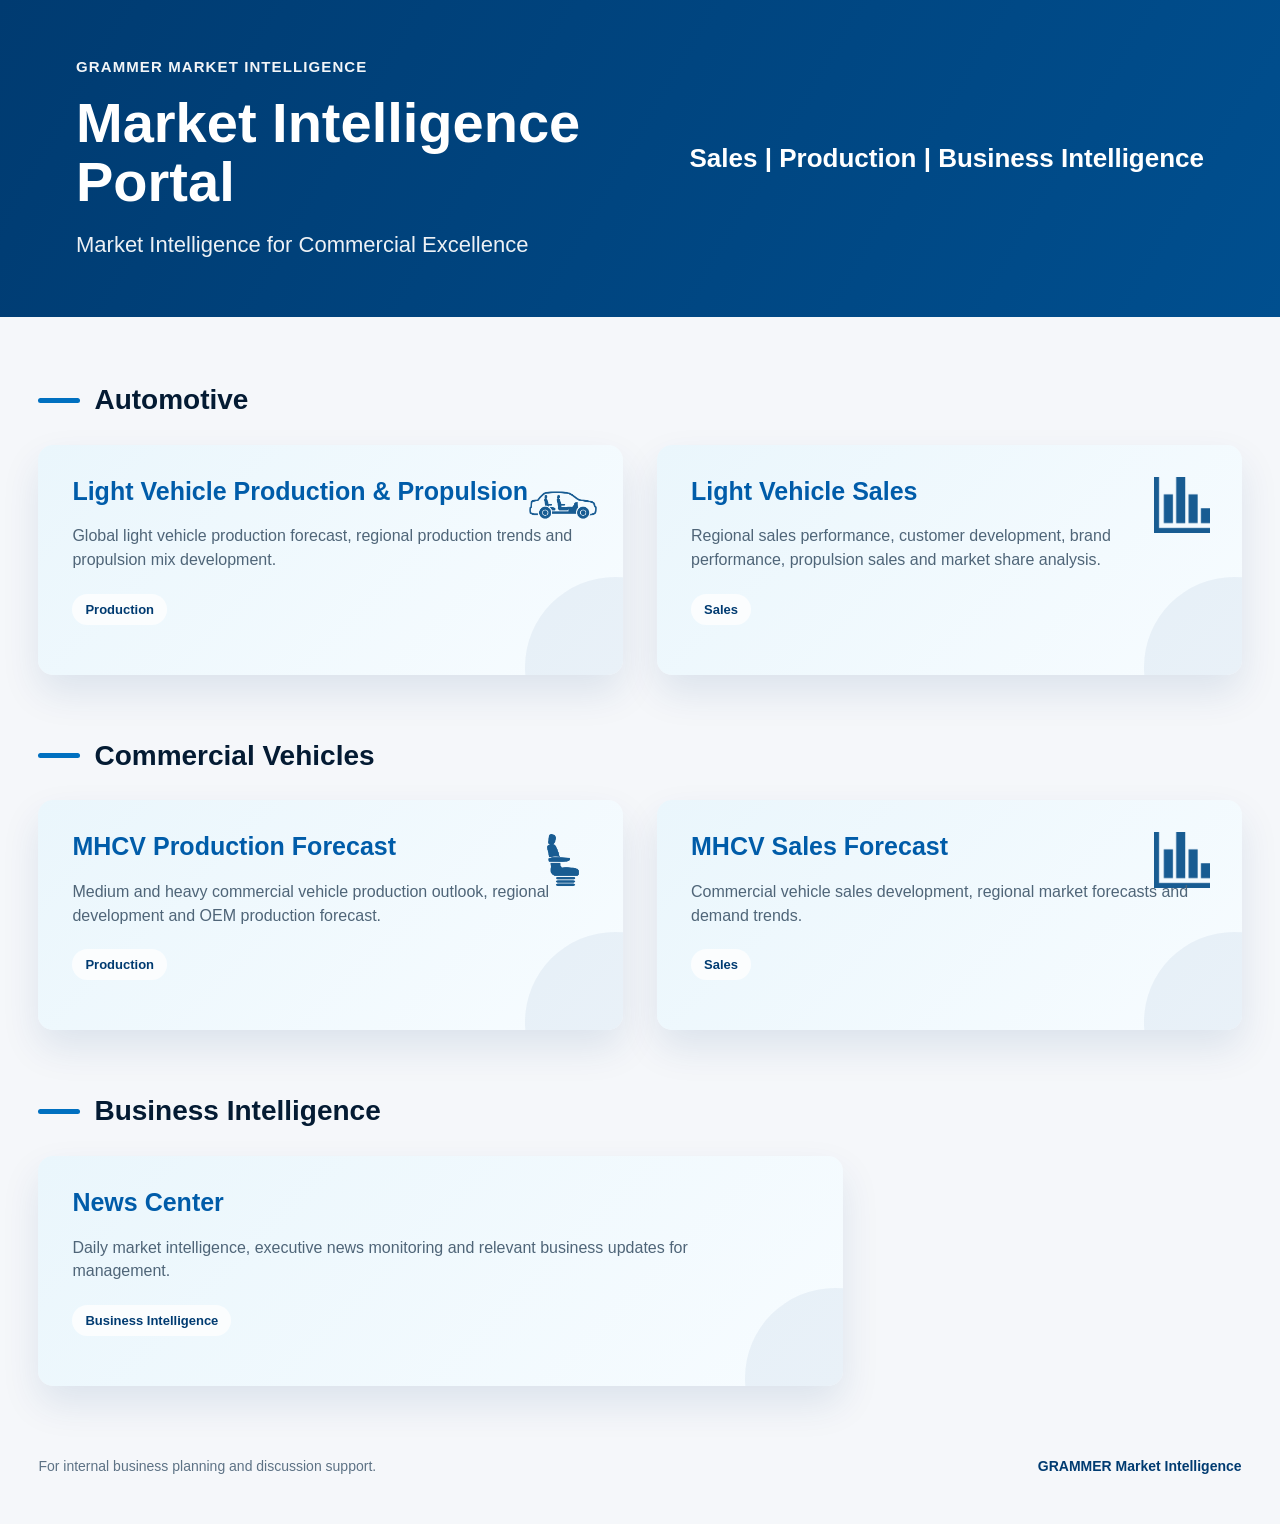
<file: index.html>
<!DOCTYPE html>
<html lang="en">
<head>
  <meta charset="UTF-8" />
  <meta name="viewport" content="width=device-width, initial-scale=1.0" />
  <title>GRAMMER Market Intelligence Portal</title>

  <style>
    :root {
      --grammer-blue: #004f8f;
      --grammer-blue-dark: #003b71;
      --grammer-blue-light: #0070c0;
      --card-bg: #eaf6fc;
      --card-bg-hover: #dff1fa;
      --page-bg: #f5f7fa;
      --text-main: #041b33;
      --text-muted: #4f6578;
      --white: #ffffff;
      --shadow-card: 0 18px 38px rgba(0, 59, 113, 0.10);
      --shadow-hover: 0 22px 46px rgba(0, 59, 113, 0.18);
    }

    * {
      box-sizing: border-box;
      margin: 0;
      padding: 0;
    }

    body {
      font-family: "Calibri Light", Calibri, Arial, sans-serif;
      background: var(--page-bg);
      color: var(--text-main);
      min-height: 100vh;
    }

    /* =========================
       WIDE HERO HEADER
    ========================= */

    .hero {
      width: 100%;
      min-height: 285px;
      padding: 58px 76px;
      background: linear-gradient(120deg, var(--grammer-blue-dark) 0%, var(--grammer-blue) 100%);
      color: var(--white);
      display: flex;
      align-items: center;
      justify-content: space-between;
      gap: 70px;
    }

    .hero-left {
      max-width: 760px;
    }

    .eyebrow {
      font-size: 15px;
      line-height: 1.2;
      font-weight: 700;
      text-transform: uppercase;
      letter-spacing: 1.1px;
      margin-bottom: 18px;
      opacity: 0.95;
    }

    .hero h1 {
      font-size: 56px;
      line-height: 1.05;
      font-weight: 700;
      margin-bottom: 18px;
    }

    .hero-subtitle {
      font-size: 22px;
      line-height: 1.35;
      font-weight: 300;
      opacity: 0.93;
    }

    .hero-right {
      display: flex;
      align-items: center;
      justify-content: flex-end;
      gap: 34px;
      min-width: 475px;
    }

    .hero-divider {
      width: 5px;
      height: 76px;
      background: #8fd3f4;
      border-radius: 99px;
      opacity: 0.95;
    }

    .hero-nav {
      font-size: 26px;
      font-weight: 700;
      line-height: 1.35;
      white-space: nowrap;
    }

    /* =========================
       MAIN PAGE
    ========================= */

    .page-wrapper {
      width: 94%;
      max-width: 1720px;
      margin: 0 auto;
      padding: 66px 0 50px;
    }

    .section-block {
      margin-bottom: 64px;
    }

    .section-title {
      display: flex;
      align-items: center;
      gap: 14px;
      font-size: 28px;
      line-height: 1.2;
      font-weight: 700;
      margin-bottom: 28px;
      color: var(--text-main);
    }

    .section-title::before {
      content: "";
      width: 42px;
      height: 5px;
      background: var(--grammer-blue-light);
      border-radius: 99px;
      display: inline-block;
      flex-shrink: 0;
    }

    .card-grid {
      display: grid;
      grid-template-columns: repeat(2, minmax(360px, 1fr));
      gap: 34px;
    }

    .card-grid.single {
      grid-template-columns: minmax(360px, 1fr);
      max-width: 805px;
    }

    /* =========================
       PORTAL CARDS
    ========================= */

    .portal-card {
      position: relative;
      overflow: hidden;
      display: block;
      min-height: 230px;
      padding: 32px 34px;
      text-decoration: none;
      color: var(--text-main);
      background: linear-gradient(135deg, var(--card-bg) 0%, #f7fcff 100%);
      border-radius: 15px;
      box-shadow: var(--shadow-card);
      transition: transform 0.22s ease, box-shadow 0.22s ease, background 0.22s ease;
    }

    .portal-card:hover {
      transform: translateY(-5px);
      box-shadow: var(--shadow-hover);
      background: linear-gradient(135deg, var(--card-bg-hover) 0%, #f7fcff 100%);
    }

    .portal-card::after {
      content: "";
      position: absolute;
      right: -82px;
      bottom: -82px;
      width: 180px;
      height: 180px;
      background: rgba(0, 79, 143, 0.06);
      border-radius: 50%;
      pointer-events: none;
    }

    .icon-box {
      width: 48px;
      height: 48px;
      border-radius: 11px;
      background: var(--white);
      display: flex;
      align-items: center;
      justify-content: center;
      font-size: 24px;
      margin-bottom: 26px;
      box-shadow: 0 7px 16px rgba(0, 59, 113, 0.10);
      position: relative;
      z-index: 1;
    }

.portal-card h2 {
    position: relative;
    z-index: 1;
    font-size: 25px;
    line-height: 1.18;
    font-weight: 700;
    margin-bottom: 18px;
    max-width: 520px;
    color: #005CA9;
}

    .portal-card p {
      position: relative;
      z-index: 1;
      font-size: 16px;
      line-height: 1.48;
      color: var(--text-muted);
      max-width: 620px;
    }

    .tag {
      position: relative;
      z-index: 1;
      display: inline-flex;
      align-items: center;
      margin-top: 22px;
      padding: 8px 13px;
      border-radius: 99px;
      background: rgba(255, 255, 255, 0.78);
      color: var(--grammer-blue-dark);
      font-size: 13px;
      font-weight: 700;
    }

    /* =========================
       FOOTER
    ========================= */

    .footer {
      display: flex;
      justify-content: space-between;
      align-items: center;
      gap: 24px;
      padding: 8px 0 0;
      color: #5d7285;
      font-size: 14px;
    }

    .footer strong {
      color: var(--grammer-blue-dark);
      font-weight: 700;
    }

    /* =========================
       RESPONSIVE
    ========================= */

    @media (max-width: 1120px) {
      .hero {
        min-height: 300px;
        padding: 48px 42px;
        flex-direction: column;
        align-items: flex-start;
        justify-content: center;
      }

      .hero-right {
        min-width: 0;
        justify-content: flex-start;
      }

      .hero h1 {
        font-size: 46px;
      }

      .hero-nav {
        font-size: 23px;
      }

      .page-wrapper {
        width: 92%;
      }
    }

    @media (max-width: 820px) {
      .hero {
        padding: 40px 28px;
      }

      .hero h1 {
        font-size: 36px;
      }

      .hero-subtitle {
        font-size: 19px;
      }

      .hero-right {
        gap: 18px;
      }

      .hero-divider {
        height: 52px;
      }

      .hero-nav {
        font-size: 18px;
      }

      .card-grid,
      .card-grid.single {
        grid-template-columns: 1fr;
        max-width: none;
      }

      .portal-card {
        min-height: 210px;
      }

      .section-title {
        font-size: 25px;
      }

      .footer {
        flex-direction: column;
        align-items: flex-start;
      }
    }
.card-icon{
    position:absolute;
    top:20px;
    right:20px;
    width:80px;
    height:80px;
    object-fit:contain;
    opacity:0.9;
    pointer-events:none;
}

</style>
  </style>
</head>

<body>

  <!-- HERO HEADER -->
  <header class="hero">
    <div class="hero-left">
      <div class="eyebrow">GRAMMER Market Intelligence</div>
      <h1>Market Intelligence Portal</h1>
      <p class="hero-subtitle">Market Intelligence for Commercial Excellence</p>
    </div>

    <div class="hero-right">
      <div class="hero-divider"></div>
      <div class="hero-nav">Sales | Production | Business Intelligence</div>
    </div>
  </header>

  <!-- MAIN CONTENT -->
  <main class="page-wrapper">

    <!-- AUTOMOTIVE -->
    <section class="section-block">
      <h2 class="section-title">Automotive</h2>

      <div class="card-grid">
<a class="portal-card" href="production.html">

    <img src="icon_lv.png" class="card-icon" altion</h2>

   <h2>Light Vehicle Production & Propulsion</h2>

    <p>
        Global light vehicle production forecast, regional production trends
        and propulsion mix development.
    </p>

    <div class="tag">Production</div>

</a>

        <a class="portal-card" href="sales_v4.html">

                <img src="icon_sales.png" class="card-icon" altion</h2>
            
                    <h2>Light Vehicle Sales</h2>
          <p>
            Regional sales performance, customer development, brand performance,
            propulsion sales and market share analysis.
          </p>
          <div class="tag">Sales</div>
        </a>
      </div>
    </section>

    <!-- COMMERCIAL VEHICLES -->
    <section class="section-block">
      <h2 class="section-title">Commercial Vehicles</h2>

      <div class="card-grid">
        <a class="portal-card" href="mhcvproduction.html">

            <img src="icon_mhcv.png" class="card-icon" altion</h2>
                    <h2>MHCV Production Forecast</h2>
          <p>
            Medium and heavy commercial vehicle production outlook, regional
            development and OEM production forecast.
          </p>
          <div class="tag">Production</div>
        </a>

        <a class="portal-card" href="mhcvsales.html">
                    <img src="icon_sales.png" class="card-icon" altion</h2>
                   <h2>MHCV Sales Forecast</h2>
          <p>
            Commercial vehicle sales development, regional market forecasts and
            demand trends.
          </p>
          <div class="tag">Sales</div>
        </a>
      </div>
    </section>

    <!-- BUSINESS INTELLIGENCE -->
    <section class="section-block">
      <h2 class="section-title">Business Intelligence</h2>

      <div class="card-grid single">
        <a class="portal-card" href="news.html">
                            <h2>News Center</h2>
          <p>
            Daily market intelligence, executive news monitoring and relevant
            business updates for management.
          </p>
          <div class="tag">Business Intelligence</div>
        </a>
      </div>
    </section>

    <!-- FOOTER -->
    <footer class="footer">
      <div>For internal business planning and discussion support.</div>
      <div><strong>GRAMMER Market Intelligence</strong></div>
    </footer>

  </main>

</body>
</html>
</file>
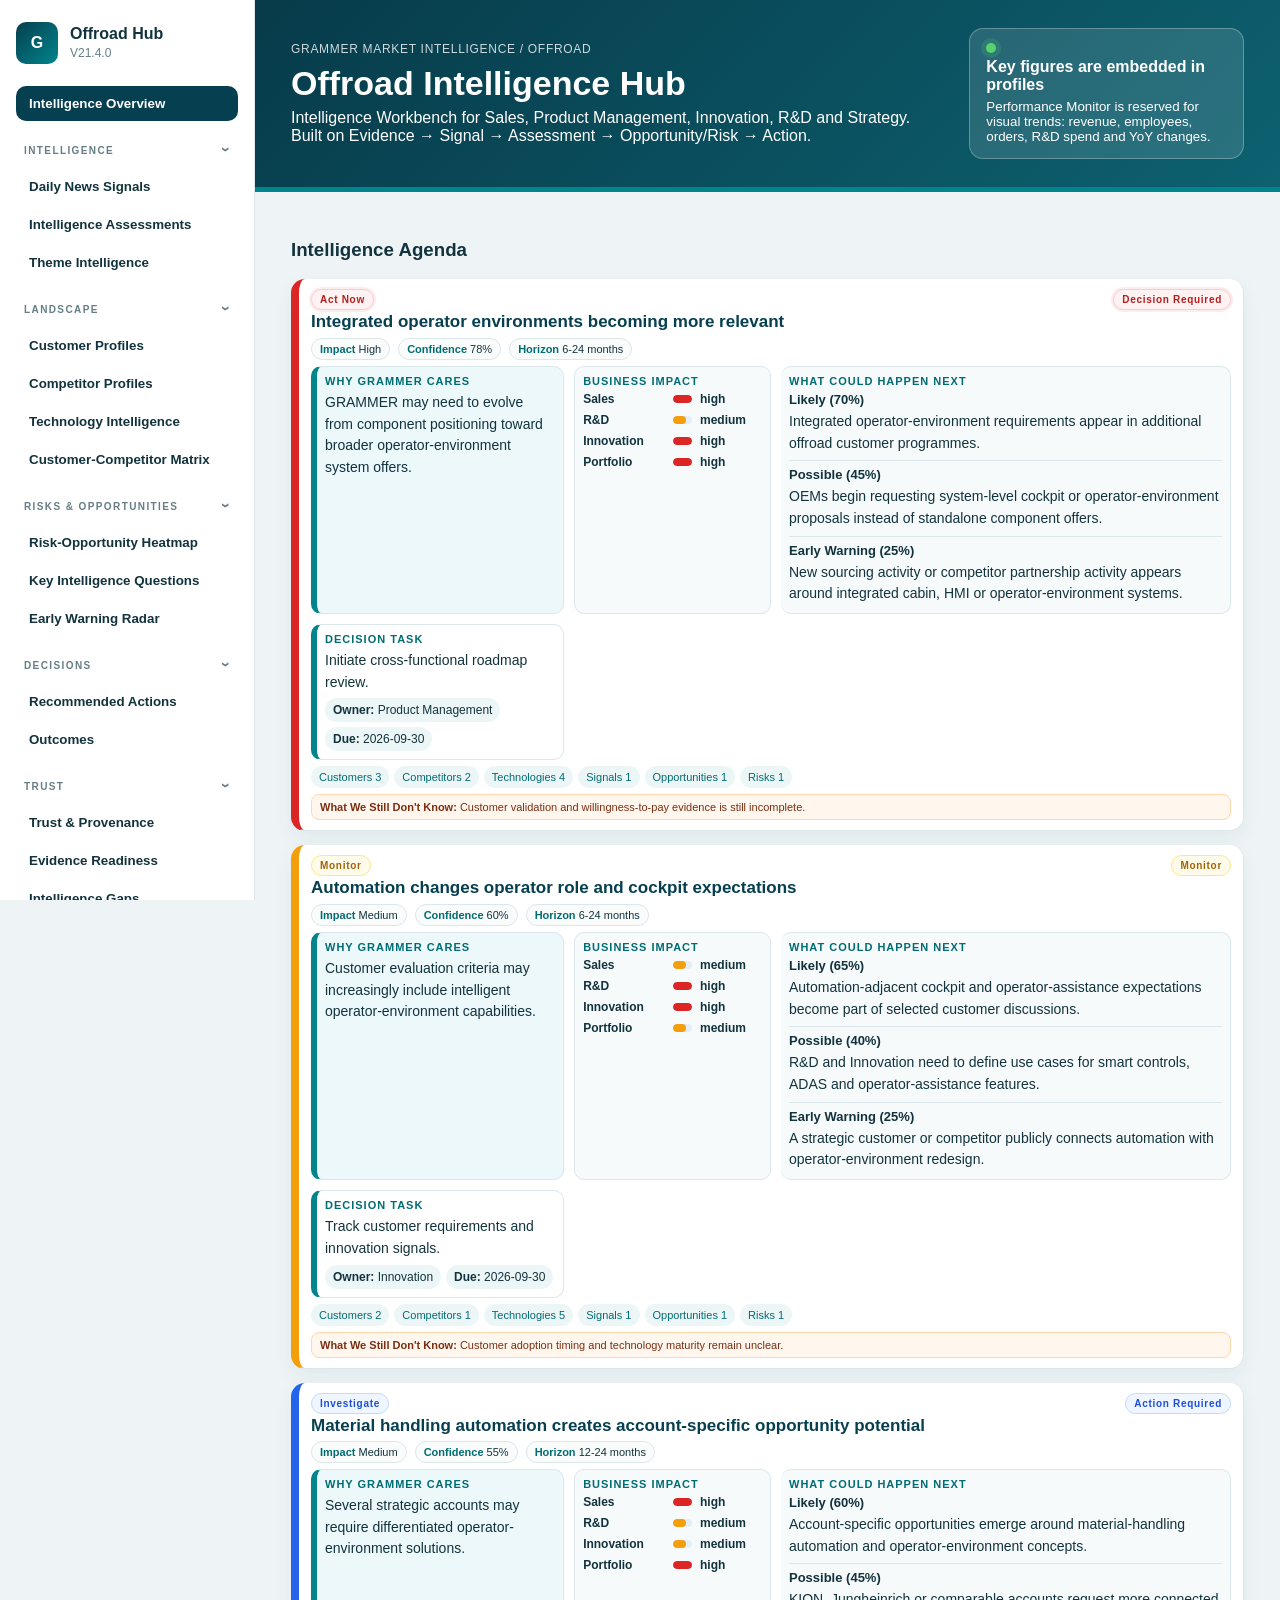
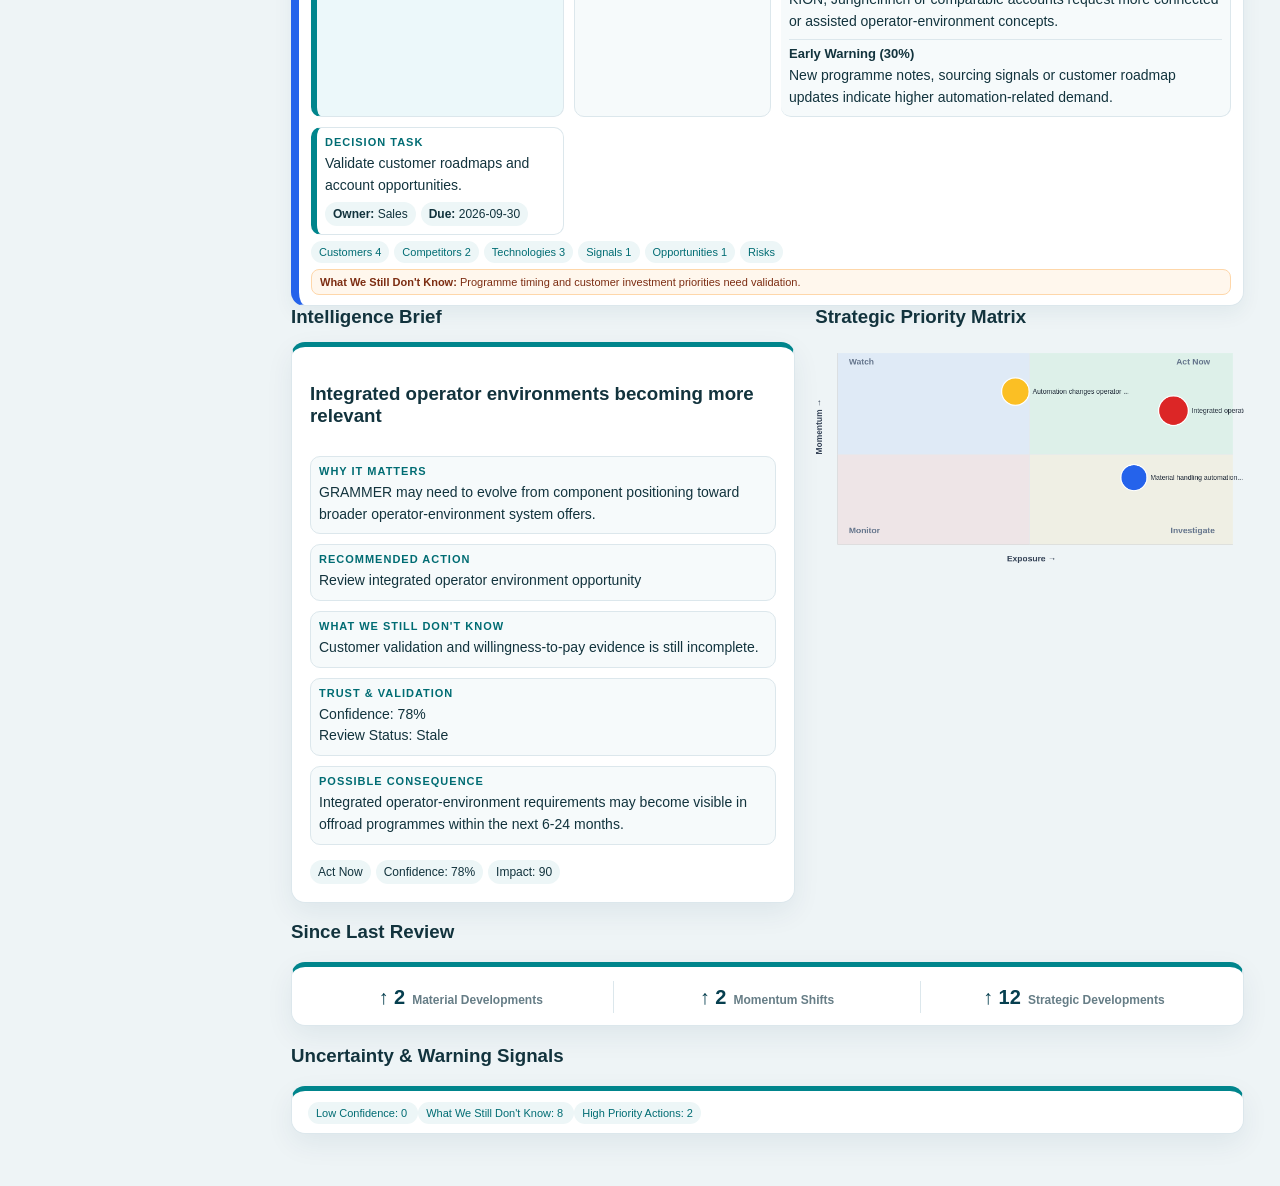
<file: offroad-intelligence/index.html>
<!DOCTYPE html><html lang="en"><head><meta charset="UTF-8"><meta name="viewport" content="width=device-width,initial-scale=1.0"><title>GRAMMER Offroad Intelligence Hub</title><link rel="stylesheet" href="styles.css"></head><body>
<aside class="sidebar">
  <div class="brand"><div class="logo">G</div><div><strong>Offroad Hub</strong><span>V21.4.0</span></div></div>
  <button class="nav active" data-view="overview">Intelligence Overview</button>
  <details class="nav-group" open><summary>INTELLIGENCE</summary><div class="nav-group-items"><button class="nav" data-view="dailynews">Daily News Signals</button><button class="nav" data-view="assessments">Intelligence Assessments</button><button class="nav" data-view="themes">
Theme Intelligence
</button></div></details>
  <details class="nav-group" open><summary>LANDSCAPE</summary><div class="nav-group-items"><button class="nav" data-view="customers">Customer Profiles</button><button class="nav" data-view="competitors">Competitor Profiles</button><button class="nav" data-view="technology">Technology Intelligence</button><button class="nav" data-view="matrix">Customer-Competitor Matrix</button></div></details>
  <details class="nav-group" open><summary>RISKS &amp; OPPORTUNITIES</summary><div class="nav-group-items"><button class="nav" data-view="heatmap">Risk-Opportunity Heatmap</button><button class="nav" data-view="kiqs">Key Intelligence Questions</button><button class="nav" data-view="radar">Early Warning Radar</button></div></details>
  <details class="nav-group" open><summary>DECISIONS</summary><div class="nav-group-items"><button class="nav" data-view="actionEngine">Recommended Actions</button><button class="nav" data-view="outcomeEngine">Outcomes</button></div></details>
  <details class="nav-group" open><summary>TRUST</summary><div class="nav-group-items"><button class="nav" data-view="provenance">Trust &amp; Provenance</button><button class="nav" data-view="confidenceEngine">Evidence Readiness</button><button class="nav" data-view="gaps">Intelligence Gaps</button><button class="nav" data-view="relationships">Entity Relationships</button></div></details>
</aside>
<div class="shell"><header class="hero"><div><div class="crumb">GRAMMER Market Intelligence / Offroad</div><h1>Offroad Intelligence Hub</h1>
<p>
Intelligence Workbench for Sales, Product Management,
Innovation, R&D and Strategy.
Built on Evidence → Signal → Assessment → Opportunity/Risk → Action.
</p>
</div><div class="status"><span></span><strong>Key figures are embedded in profiles</strong><small>Performance Monitor is reserved for visual trends: revenue, employees, orders, R&D spend and YoY changes.</small></div></header><main>
<section id="overview" class="view active"><div id="decisionHealth"></div>

   <section class="decision-section">
  <h3>Intelligence Agenda</h3>
  <div id="executiveAgenda"></div>
</section>

 
<div class="decision-grid">

  <section class="decision-panel">
      <h3>Intelligence Brief</h3>
      <div id="decisionPanel"></div>
      <div id="decisionBriefWorkspace"></div>
  </section>

  <section class="decision-panel">
      <h3>Strategic Priority Matrix</h3>
      <canvas id="priorityMatrix"></canvas>
  </section>

</div>

<section class="decision-section">
  <h3>Since Last Review</h3>
  <div id="decisionChanged"></div>
</section>

<section class="decision-section">
  <h3>Uncertainty & Warning Signals</h3>
  <div id="decisionAlerts"></div>
</section>
</section>
<section id="dailynews" class="view"><div class="heading"><div><span>Layer 1 · Evidence</span><h2>Daily News Signals: what happened</h2></div><small>Raw source layer only. No recommendations here.</small></div><div class="news-tools"><button id="showAllNews" class="mini-btn">All relevant news</button><button id="showCustomerNews" class="mini-btn">Customers</button><button id="showCompetitorNews" class="mini-btn">Competitors</button><button id="showTrendNews" class="mini-btn">News & Trends</button></div><div id="dailyNewsTable" class="table-wrap"></div></section>
<section id="assessments" class="view"><div class="heading"><div><span>INTELLIGENCE</span><h2>Intelligence Assessments</h2></div><small>Assessment workspace with the merged Signal Register.</small></div><div class="subnav" role="tablist" aria-label="Intelligence Assessments sections"><button class="subnav-btn active" data-subtab="assessment-cards">Assessments</button><button class="subnav-btn" data-subtab="signal-register">Signal Register</button></div><div class="subpanel active" data-subpanel="assessment-cards"><div id="assessmentGrid" class="profile-grid"></div></div><div class="subpanel" data-subpanel="signal-register"><div class="heading compact-heading"><div><span>Layer 2 · Signal</span><h2>Signal Register</h2></div><small>Signals translate evidence into GRAMMER business implications.</small></div><div id="signalsTable" class="table-wrap"></div></div></section>
<section id="relationships" class="view"><div class="heading"><div><span>Entity relationship model</span><h2>How signals connect to customers, competitors, technologies and actions</h2></div></div><div id="relationshipGrid" class="relationship-grid"></div></section>
<section id="customers" class="view"><div class="heading"><div><span>LANDSCAPE</span><h2>Customer Profiles</h2></div><small>Customer intelligence and performance trends in one workspace.</small></div><div class="subnav" role="tablist" aria-label="Customer Profiles sections"><button class="subnav-btn active" data-subtab="customer-intelligence">Customer Intelligence</button><button class="subnav-btn" data-subtab="customer-performance">Performance Monitor</button></div><div class="subpanel active" data-subpanel="customer-intelligence"><div id="customerProfiles" class="profile-grid"></div></div><div class="subpanel" data-subpanel="customer-performance"><div class="heading compact-heading"><div><span>Performance Monitor</span><h2>Visual key figure development</h2></div><small>Revenue, employees, orders, R&amp;D spend and YoY trends.</small></div><div id="performanceSummary" class="kpis compact-kpis"></div><div id="performanceGrid" class="profile-grid"></div></div></section>
<section id="competitors" class="view"><div class="heading"><div><span>LANDSCAPE</span><h2>Competitor Profiles</h2></div><small>Competitor intelligence and benchmarking in one workspace.</small></div><div class="subnav" role="tablist" aria-label="Competitor Profiles sections"><button class="subnav-btn active" data-subtab="competitor-intelligence">Competitor Intelligence</button><button class="subnav-btn" data-subtab="competitor-benchmarking">Benchmarking</button></div><div class="subpanel active" data-subpanel="competitor-intelligence"><div id="competitorProfiles" class="profile-grid"></div></div><div class="subpanel" data-subpanel="competitor-benchmarking"><div class="heading compact-heading"><div><span>Benchmarking</span><h2>GRAMMER comparisons and supplier landscapes</h2></div></div><div id="benchmarkGrid" class="profile-grid"></div></div></section>
<section id="technology" class="view"><div class="heading"><div><span>Where to invest</span><h2>Technology Intelligence</h2></div><small>Technology relevance, market adoption clues and GRAMMER readiness.</small></div><div id="technologyGrid" class="card-grid"></div></section>
<section id="matrix" class="view"><div class="heading"><div><span>LANDSCAPE</span><h2>Customer-Competitor Matrix</h2></div></div><div id="matrixTable" class="table-wrap"></div></section>
<section id="kiqs" class="view">
  <div class="heading">
    <div>
      <span>Strategic Intelligence</span>
      <h2>Key Intelligence Questions</h2>
    </div>
  </div>

  <div id="kiqKpis" class="kpi-grid"></div>

  <div class="card">
    <h3>Active KIQ Portfolio</h3>
    <div id="kiqGrid"></div>
  </div>
</section>
<section id="gaps" class="view">
  <div class="heading">
    <div>
      <span>Collection priorities</span>
      <h2>Intelligence Gaps</h2>
    </div>
    <small>Where evidence, confidence or assessment depth is still insufficient.</small>
  </div>

  <div id="gapSummary" class="kpis compact-kpis"></div>

  <div class="heading">
    <div>
      <span>Gap register</span>
      <h2>Open intelligence gaps</h2>
    </div>
    <small>Automatically derived from Key Intelligence Questions.</small>
  </div>

  <div id="gapGrid" class="profile-grid"></div>
</section>
<section id="provenance" class="view">

  <div class="heading">
    <div>
      <span>Trust & Validation</span>
      <h2>Trust & Provenance</h2>
    </div>
    <small>Understand why intelligence assessments are trusted.</small>
  </div>

  <div id="confidenceSummary" class="kpis compact-kpis"></div>

  <div class="heading">
    <div>
      <span>Assessment transparency</span>
      <h2>Trust Register</h2>
    </div>
  </div>

  <div id="confidenceGrid" class="profile-grid"></div>

</section>
<section id="radar" class="view">

  <div class="heading">
    <div>
      <span>Early Warning Intelligence</span>
      <h2>Early Warning Radar</h2>
    </div>
    <small>Emerging risks, opportunities and weak signals.</small>
  </div>

  <div id="radarSummary" class="kpis"></div>

  <div id="radarGrid" class="profile-grid"></div>

</section>
  
<section id="graph" class="view">

  <div class="heading">
    <div>
      <span>Intelligence Engine</span>
      <h2>Intelligence Graph</h2>
    </div>
    <small>Canonical entities and relationships across the intelligence system.</small>
  </div>

  <div id="graphSummary" class="kpis"></div>

  <div id="graphGrid" class="profile-grid"></div>

</section>
  <section id="confidenceEngine" class="view">

  <div class="heading">
    <div>
<span>Trust & Evidence</span>
<h2>Evidence Readiness</h2>
    </div>
    <small>
  Shows whether assessments have sufficient linked evidence and supporting relationships.
</small>
  </div>

  <div id="confidenceEngineSummary" class="kpis"></div>

  <div id="confidenceEngineGrid" class="profile-grid"></div>

</section>
 <section id="actionEngine" class="view">

  <div class="heading">
    <div>
      <span>Decision Workflow</span>
      <h2>Action Engine</h2>
    </div>
    <small>Translate intelligence into ownership and action.</small>
  </div>

  <div id="actionSummary" class="kpis"></div>

  <div id="actionGrid" class="profile-grid"></div>

</section> 
  <section id="outcomeEngine" class="view">

  <div class="heading">
    <div>
      <span>Learning Loop</span>
      <h2>Outcome Engine</h2>
    </div>
    <small>Track outcomes, lessons learned and intelligence effectiveness.</small>
  </div>

  <div id="outcomeSummary" class="kpis"></div>

  <div id="outcomeGrid" class="profile-grid"></div>

</section>

  <section id="heatmap" class="view"><div class="heading"><div><span>LANDSCAPE</span><h2>Risk-Opportunity Heatmap</h2></div></div><div id="heatmapGrid" class="heatmap-grid"></div></section><section id="themes" class="view"><div class="heading"><div><span>INTELLIGENCE</span><h2>Theme Intelligence</h2>
</div><small>Theme intelligence with the merged Momentum view.</small></div><div class="subnav" role="tablist" aria-label="Theme Explorer sections"><button class="subnav-btn active" data-subtab="theme-explorer">Theme Explorer</button><button class="subnav-btn" data-subtab="theme-momentum">Momentum Intelligence</button></div><div class="subpanel active" data-subpanel="theme-explorer">

    <div class="theme-toolbar">

        <input
            id="themeSearch"
            type="search"
            placeholder="Search themes..."
        >

        <div class="theme-filter-buttons">
            <button id="themeFilterAll">All</button>
            <button id="themeFilterHighScore">High Score</button>
            <button id="themeFilterHighMomentum">High Momentum</button>
            <button id="themeFilterOpportunity">Opportunity</button>
            <button id="themeFilterRisk">Risk</button>
        </div>

    </div>

<div id="themeExplorerGrid"
     class="profile-grid">
</div>

</div>
<div class="subpanel active" data-subpanel="theme-momentum"><div class="heading compact-heading"><div><span>Momentum Intelligence</span><h2>What is gaining attention?</h2></div><small>Generated from news, signals, assessments and profiles.</small></div><div id="momentumSummary" class="kpis compact-kpis"></div><div class="momentum-grid"><article class="momentum-panel"><h3>Trending technologies</h3><div id="momentumTechCloud" class="momentum-cloud"></div></article><article class="momentum-panel"><h3>Competitor momentum</h3><div id="momentumCompetitorBars"></div></article><article class="momentum-panel"><h3>Customer attention map</h3><div id="momentumCustomerBars"></div></article><article class="momentum-panel"><h3>Automated insights</h3><div id="momentumInsights"></div></article></div></div></section>
<section id="decisionBriefs"
         class="view">

  <div class="heading">
    <div>
      <span>Decision Intelligence</span>
      <h2>Decision Briefs</h2>
    </div>
  </div>

  <div id="decisionBriefSummary"
       class="kpis"></div>

  <div id="decisionBriefGrid"></div>
    <div id="decisionBriefWorkspacePage"></div>

</section>
</main></div><script src="app.js"></script></body></html>
</file>
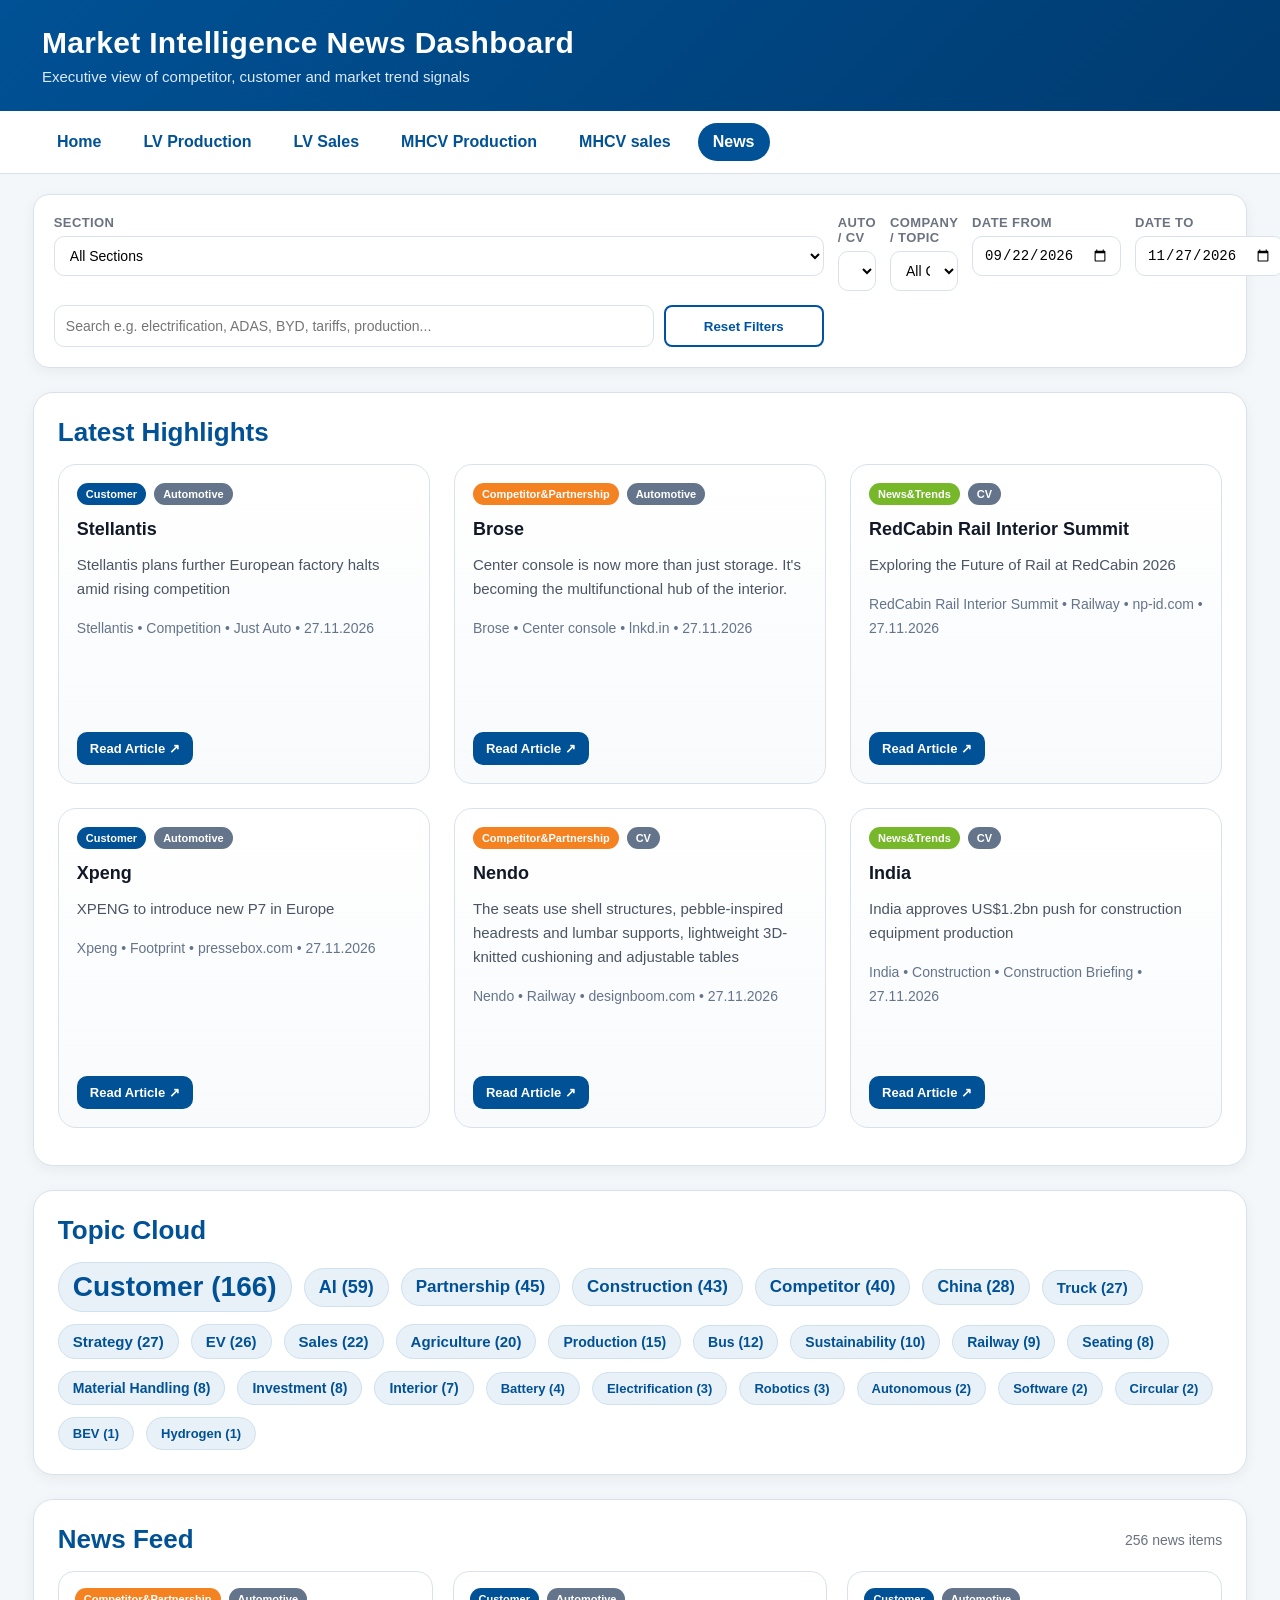
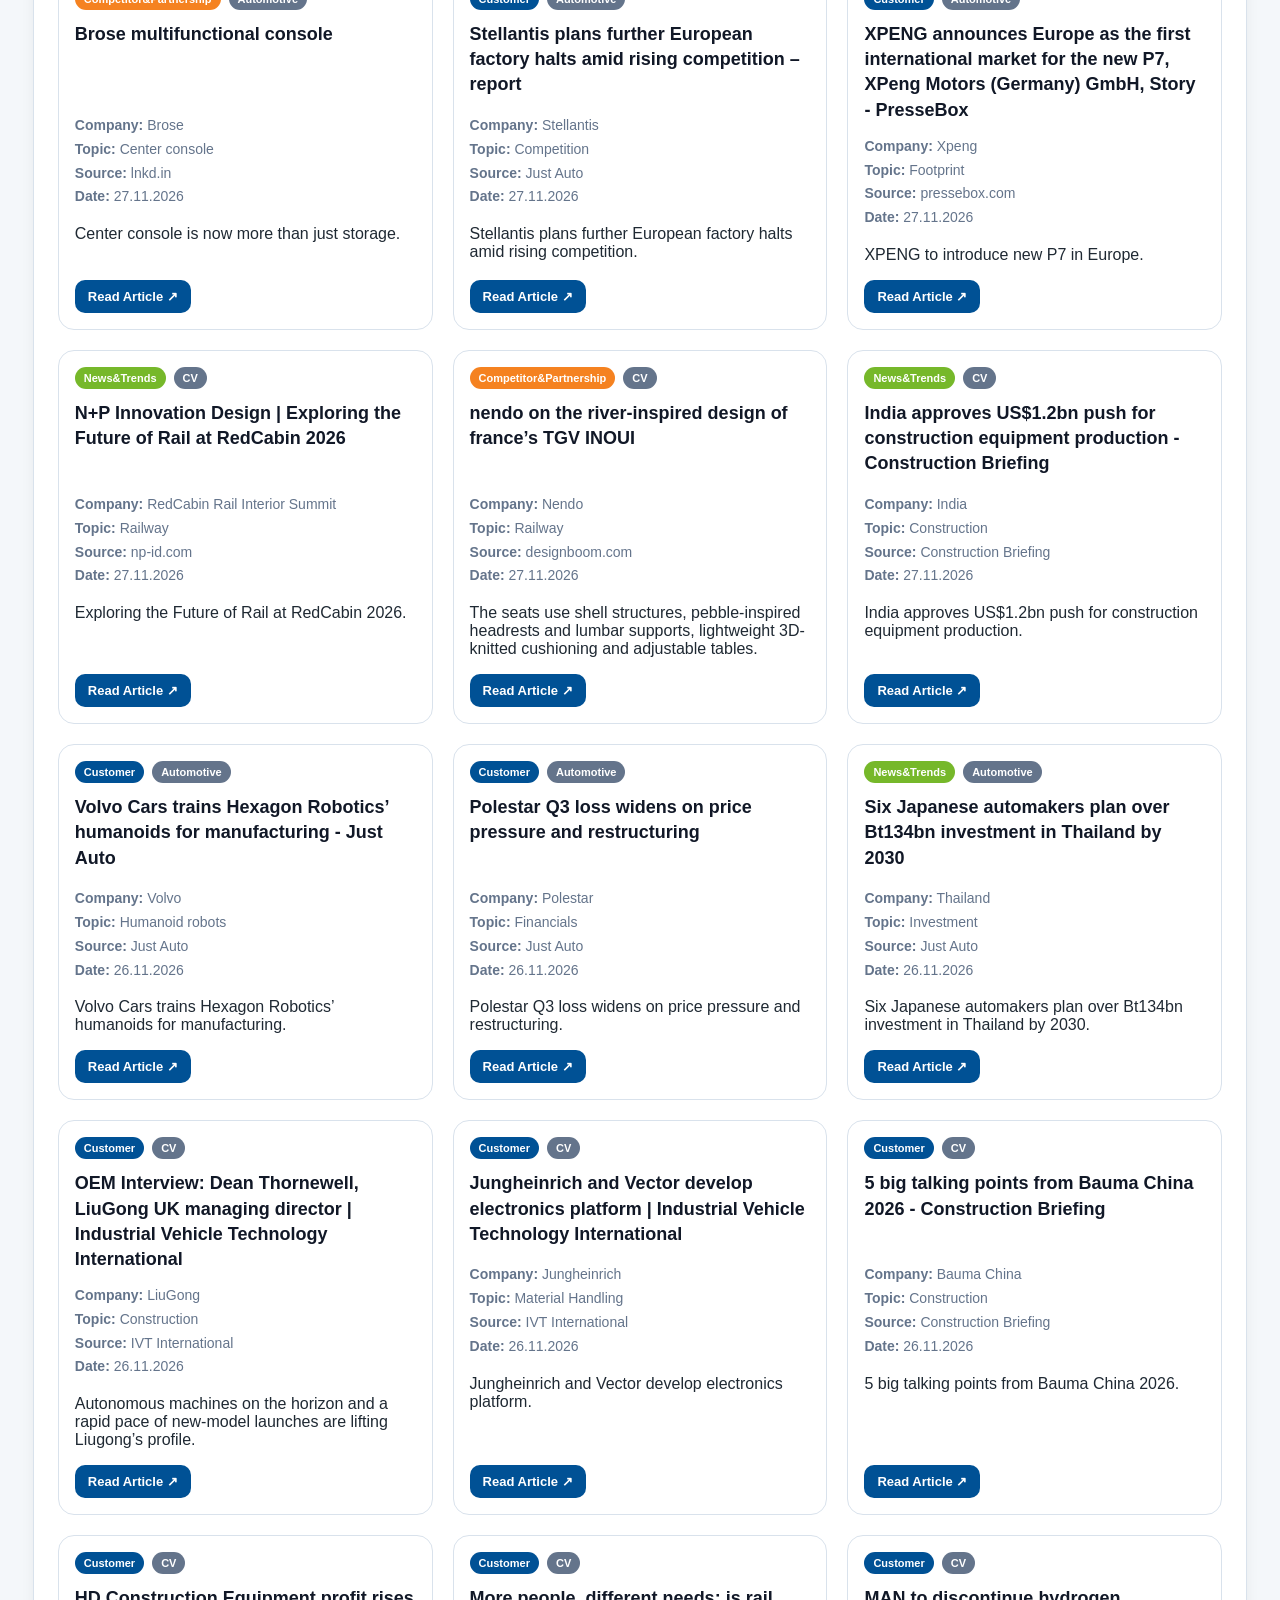
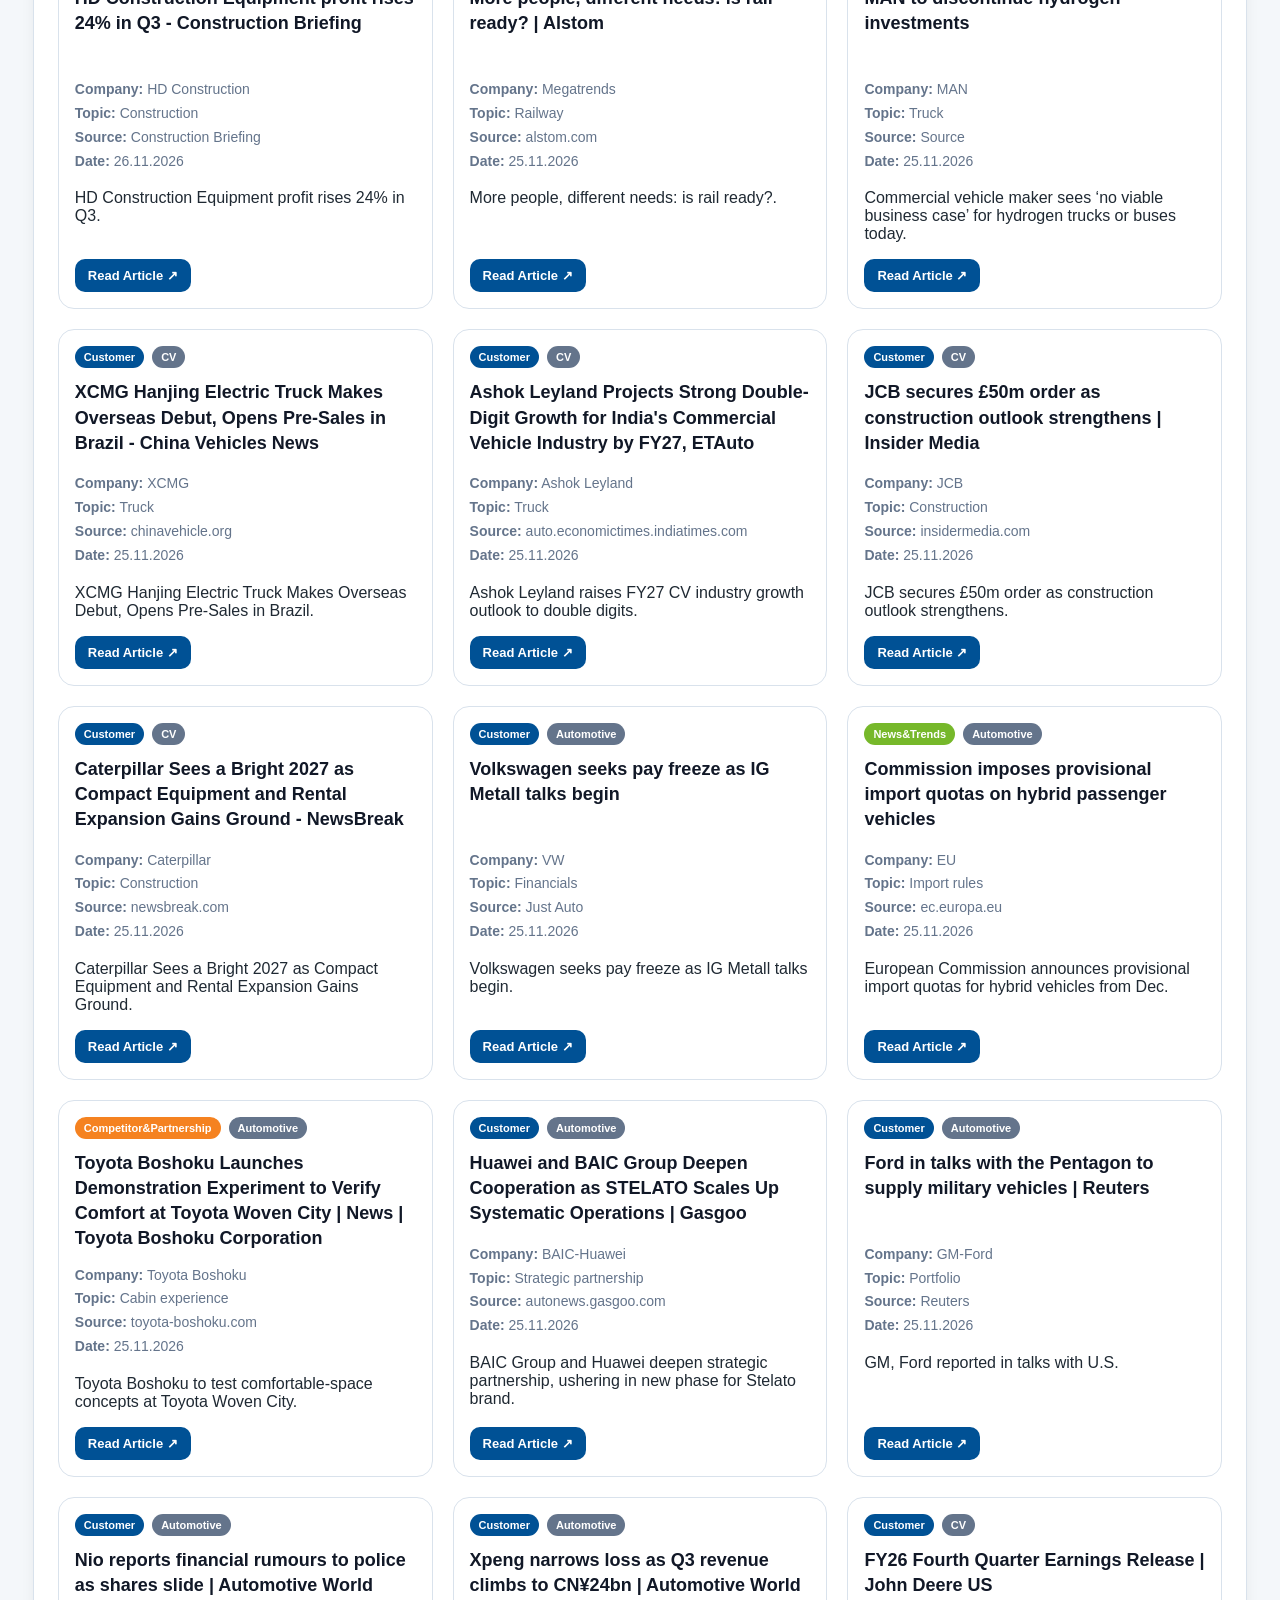
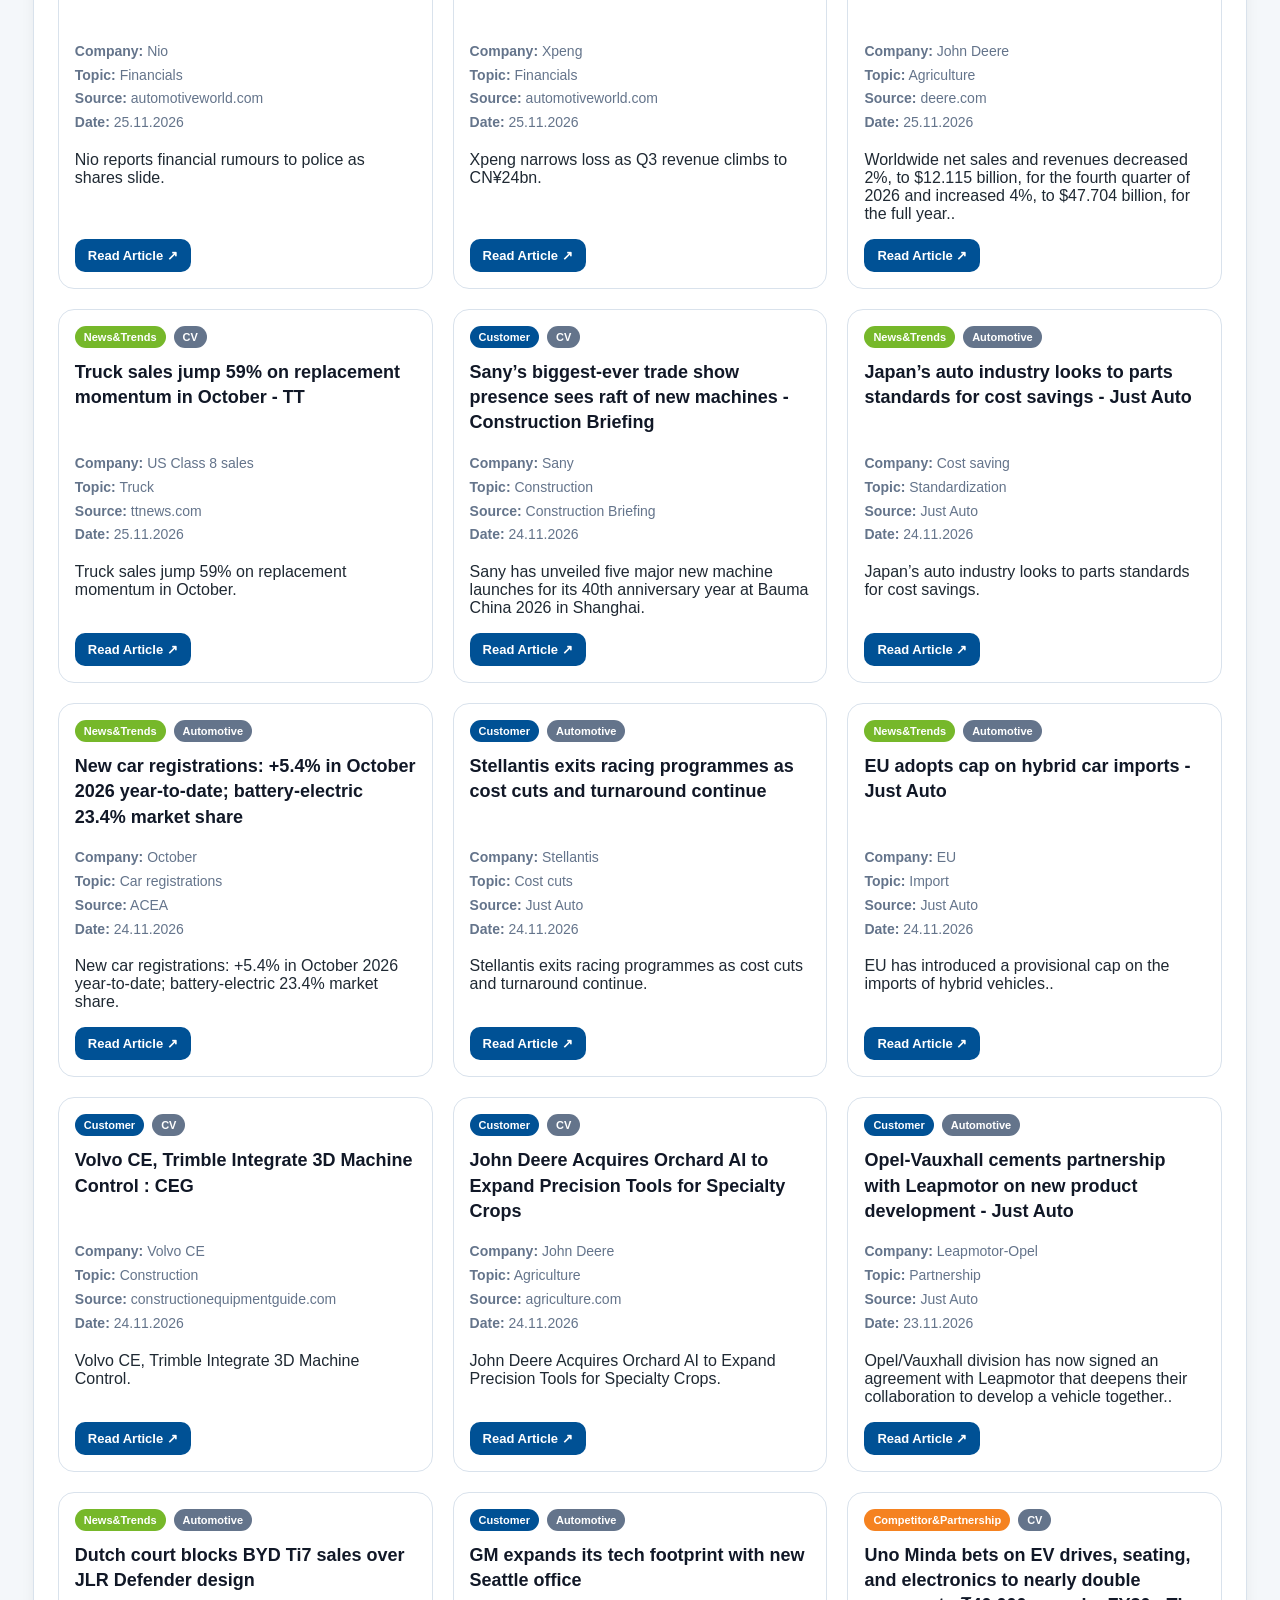
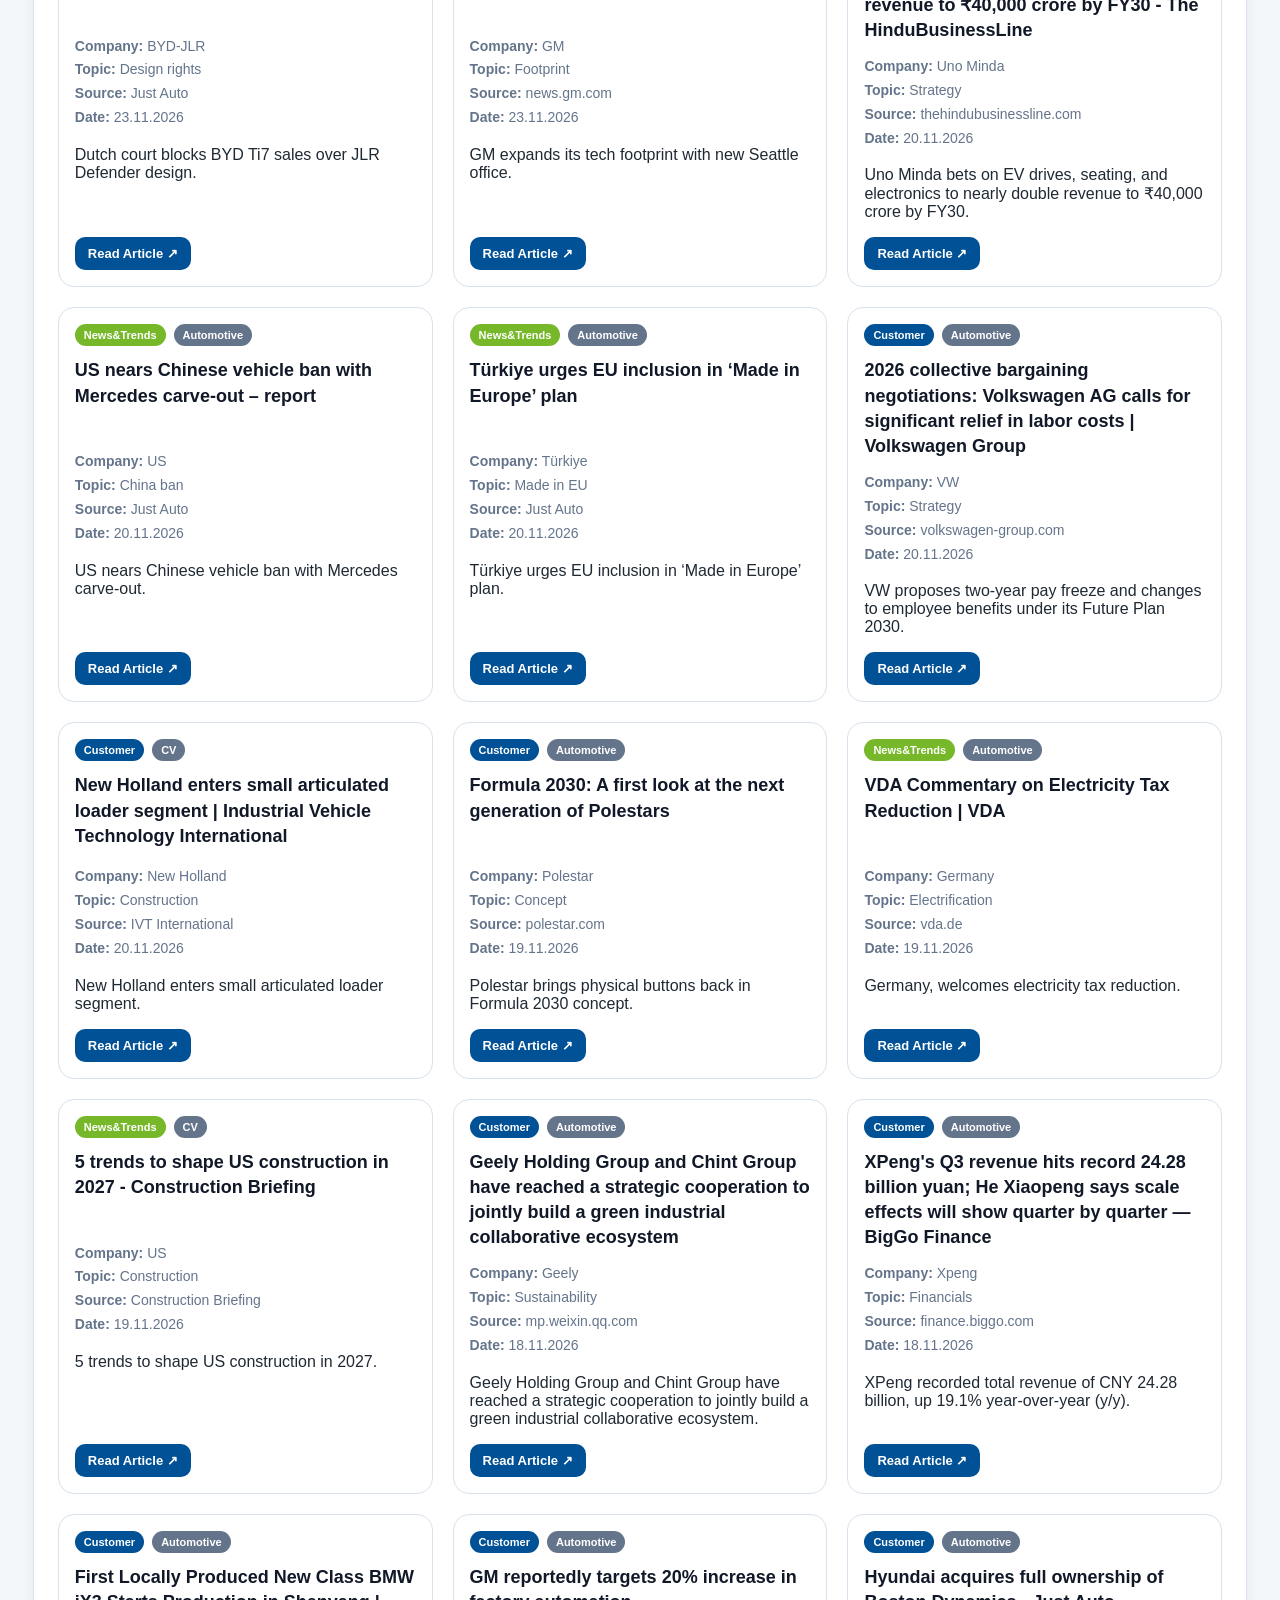
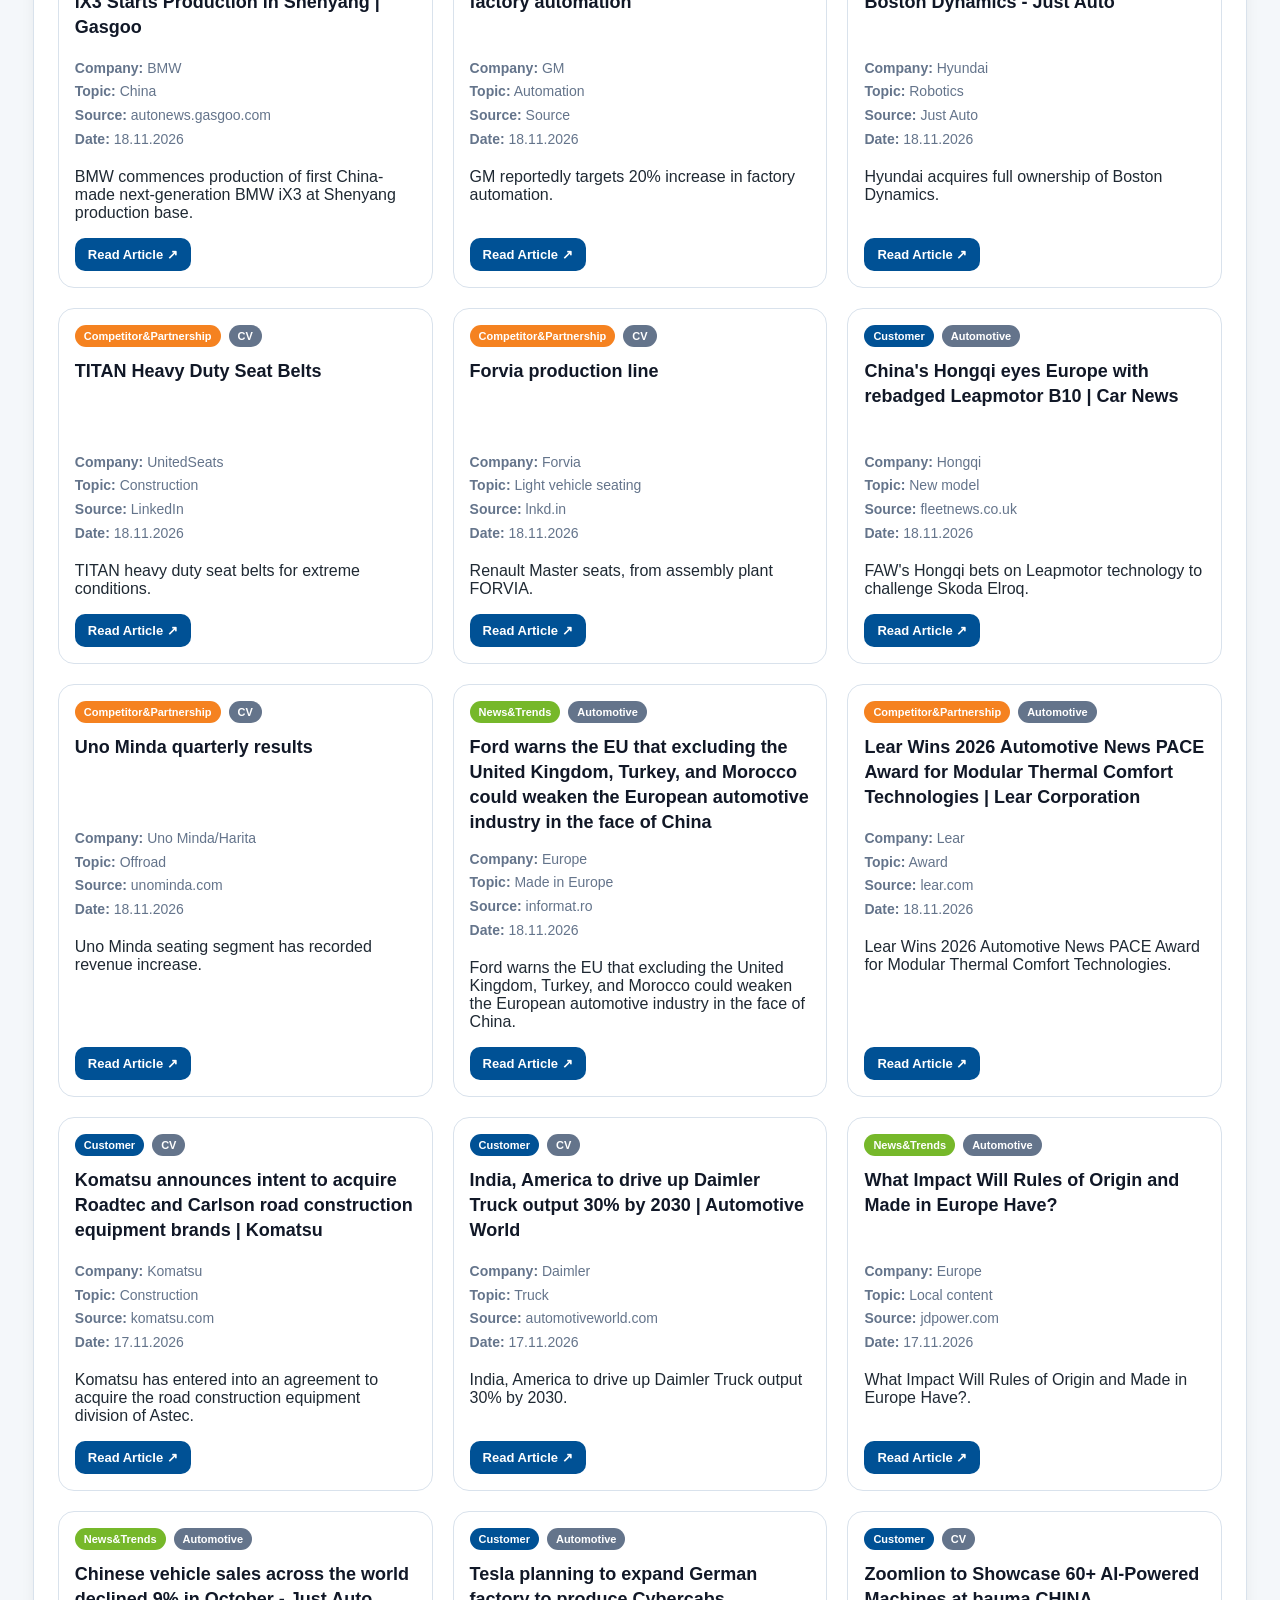
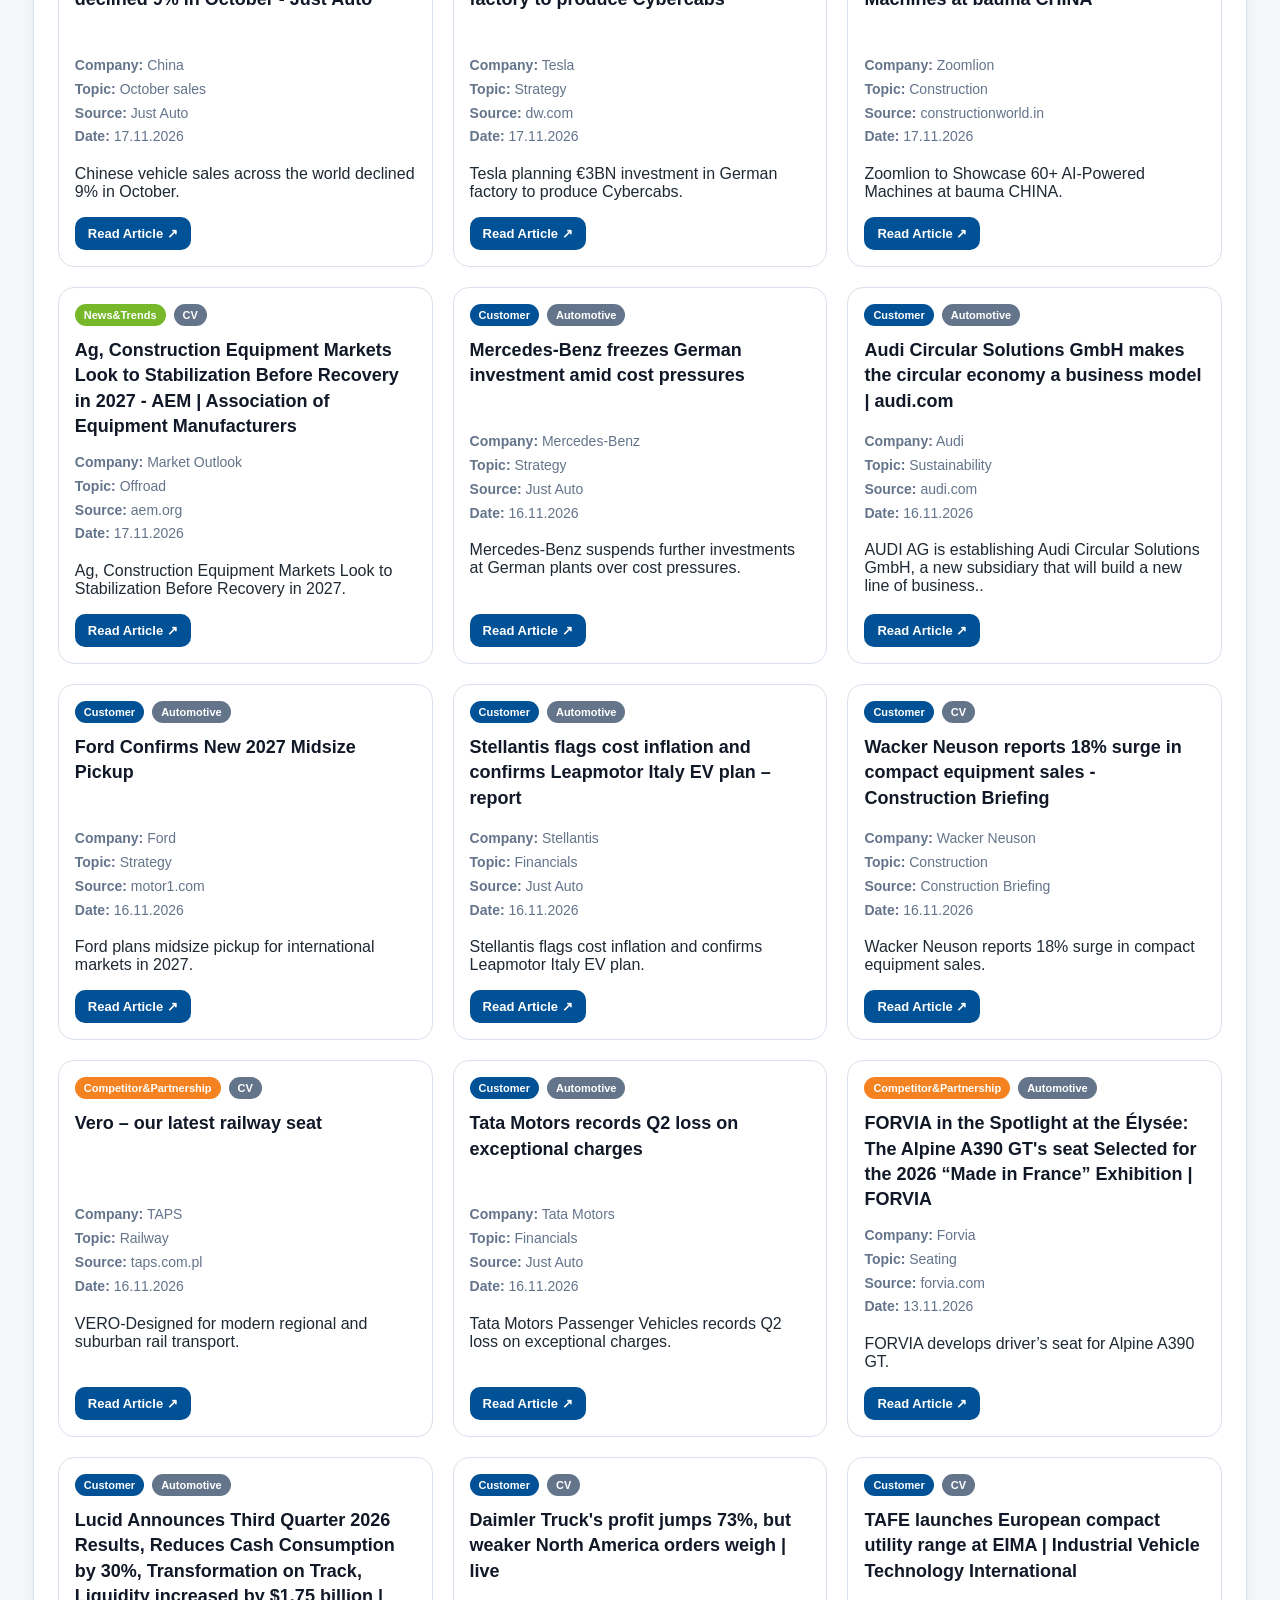
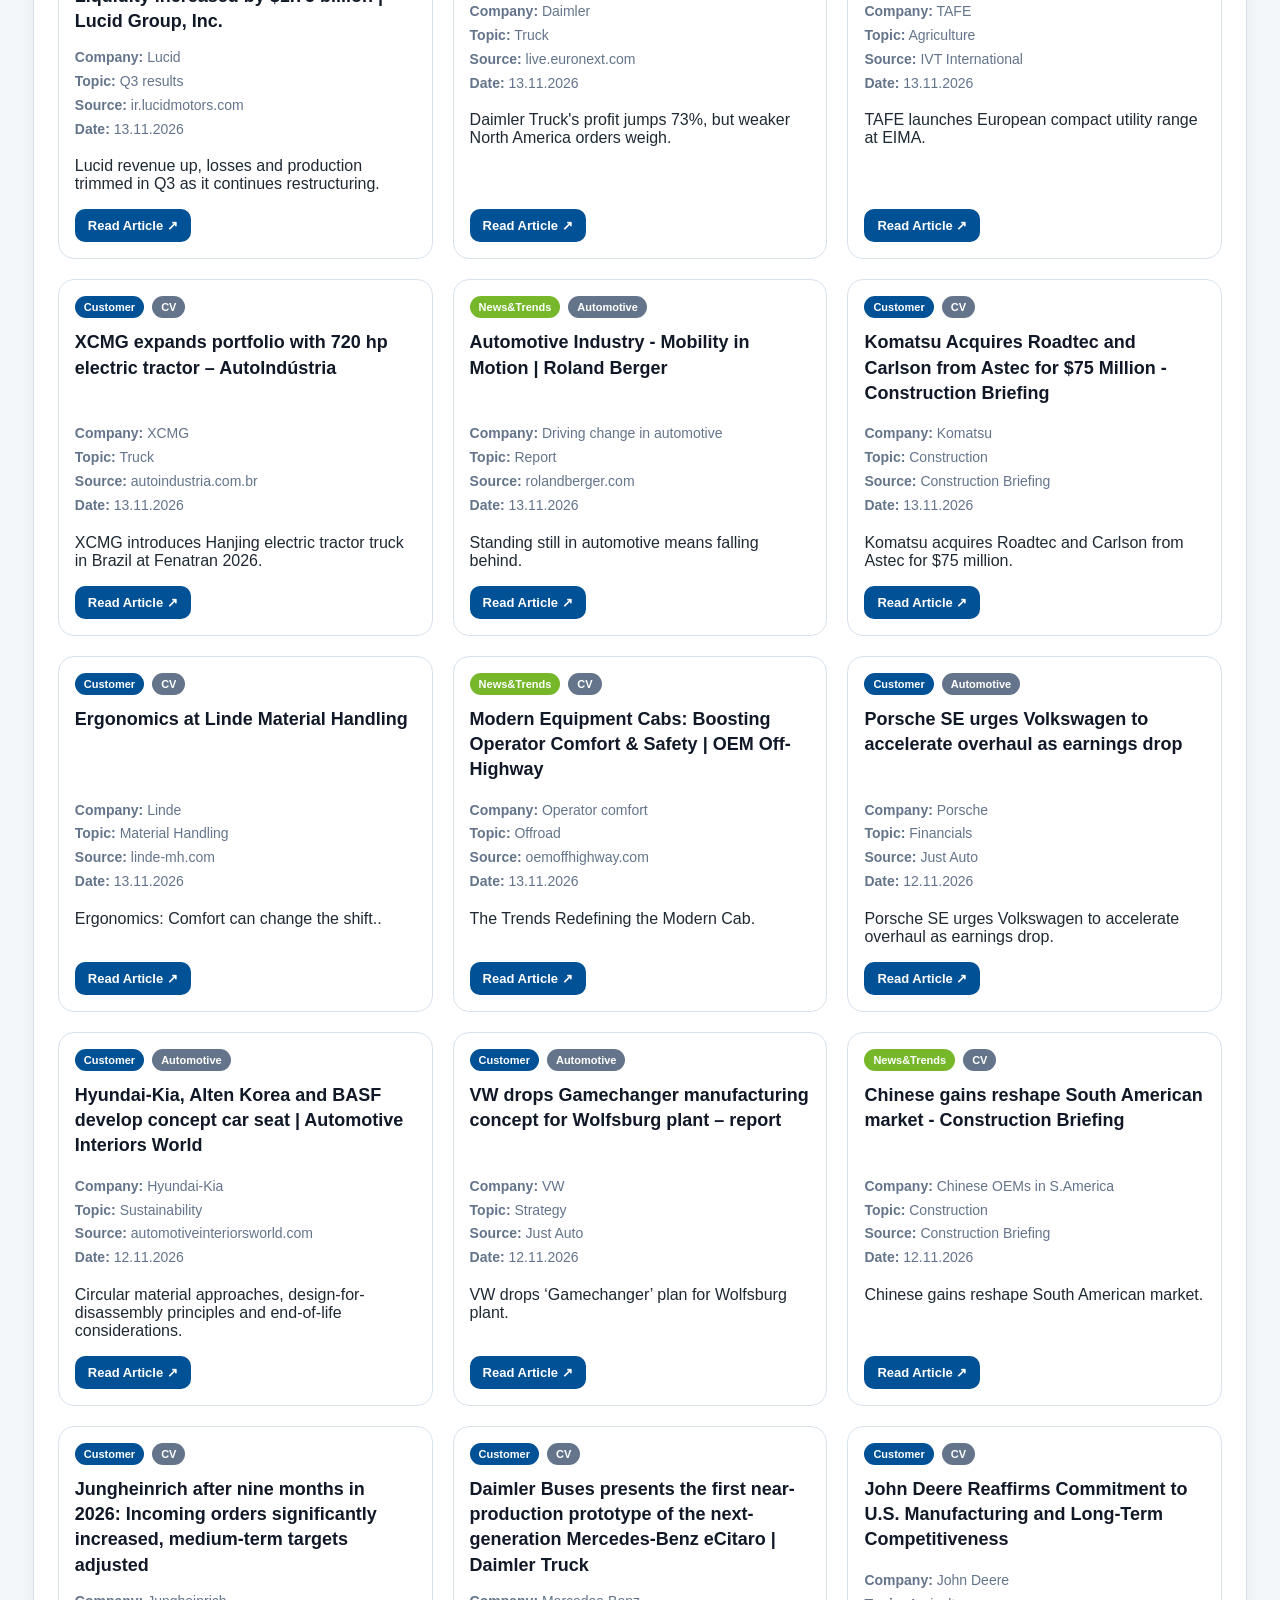
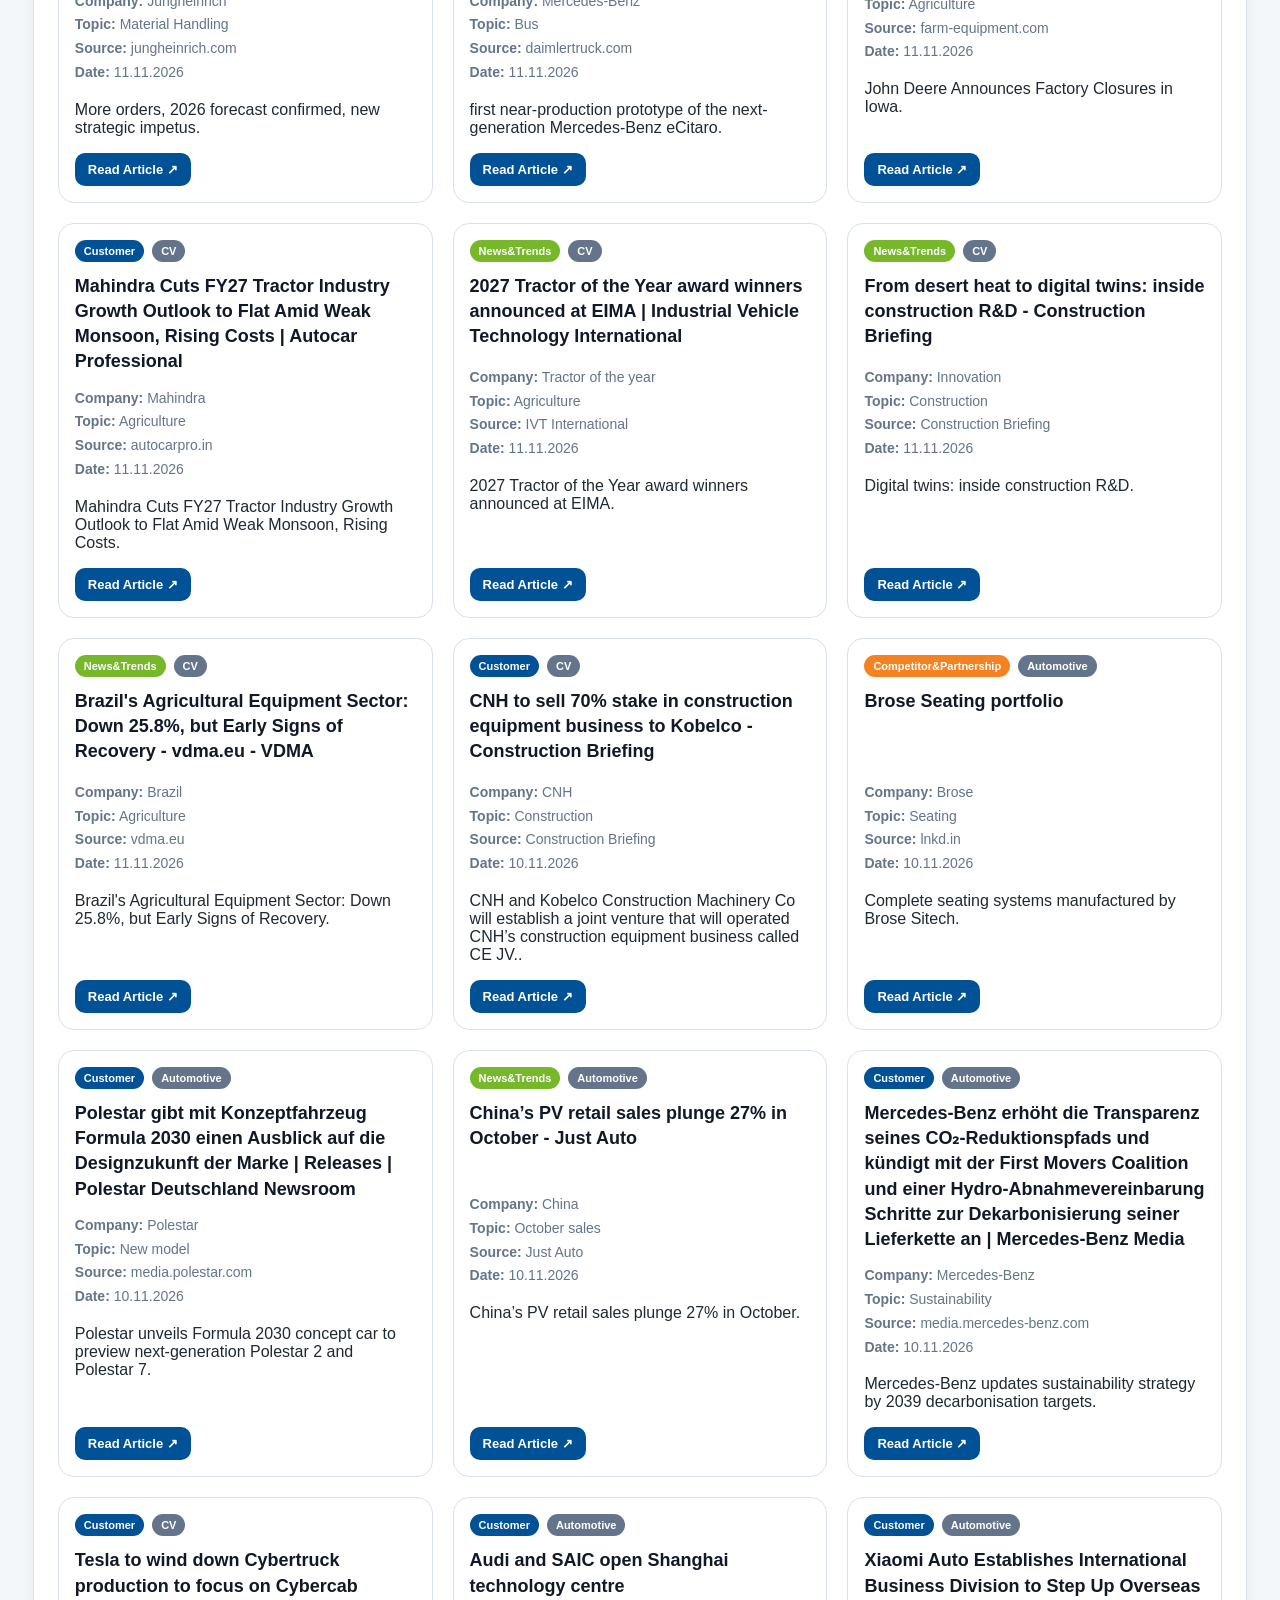
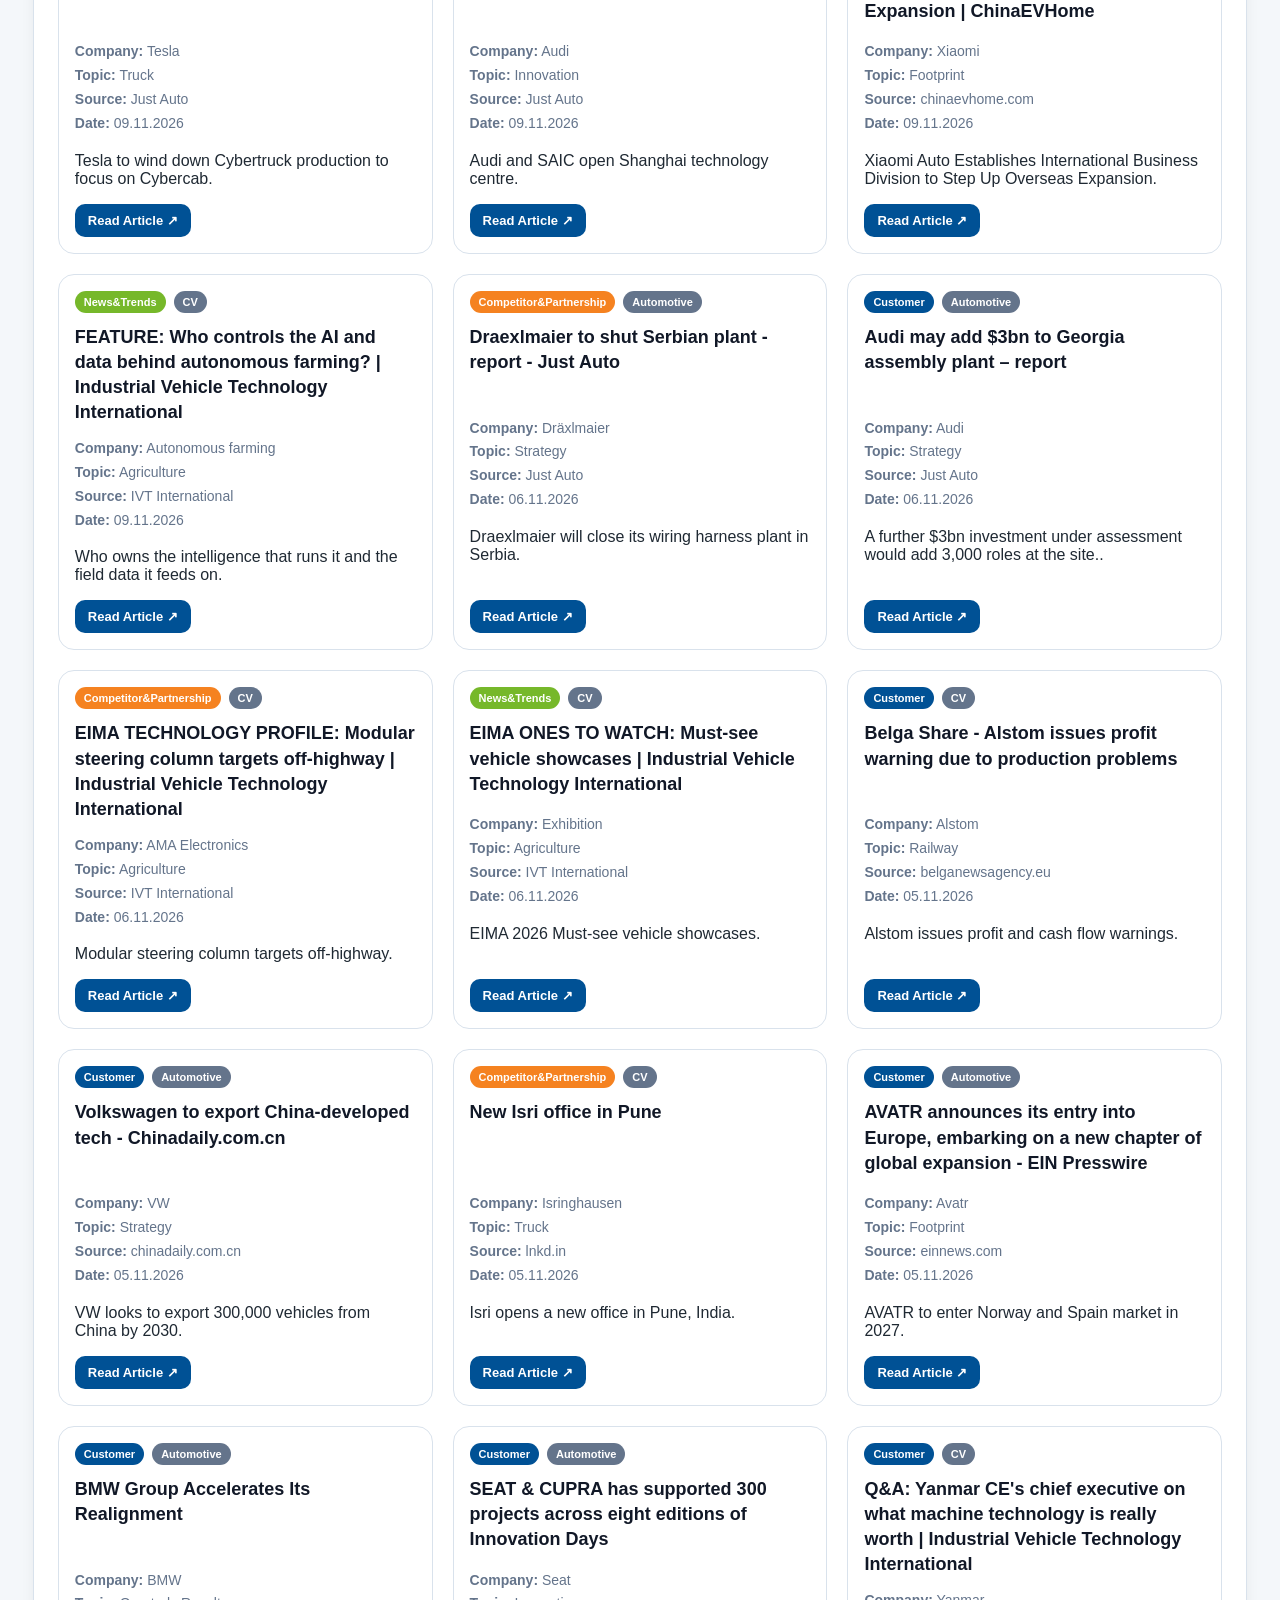
<file: news.html>
<!DOCTYPE html>
<html lang="en">
<head>
    <meta charset="UTF-8" />
    <meta name="viewport" content="width=device-width, initial-scale=1.0" />
    <title>Market Intelligence Cockpit | News</title>

    <style>
        :root{
            --blue:#005195;
            --light-blue:#e8f1f8;
            --dark:#1f2933;
            --grey:#6b7280;
            --light-grey:#f3f4f6;
            --border:#d9e2ec;
            --orange:#f58220;
            --green:#76b82a;
            --white:#ffffff;
        }

        *{
            box-sizing:border-box;
        }

        body{
            margin:0;
            font-family:Arial, Helvetica, sans-serif;
            background:#f4f7fa;
            color:var(--dark);
        }

        header{
            background:linear-gradient(135deg, #005195, #003b70);
            color:white;
            padding:26px 42px;
            box-shadow:0 4px 16px rgba(0,0,0,0.16);
        }

        header h1{
            margin:0;
            font-size:30px;
            letter-spacing:0.3px;
        }

        header p{
            margin:8px 0 0;
            color:#dbeafe;
            font-size:15px;
        }

        nav{
            background:white;
            border-bottom:1px solid var(--border);
            padding:12px 42px;
            display:flex;
            gap:12px;
            align-items:center;
            flex-wrap:wrap;
        }

        nav a{
            text-decoration:none;
            color:var(--blue);
            font-weight:600;
            padding:9px 14px;
            border-radius:999px;
            border:1px solid transparent;
        }

        nav a:hover,
        nav a.active{
            background:var(--blue);
            color:white;
        }

main{
    width:98%;
    max-width:1900px;
    margin:0 auto;
    padding:20px;
}

.section-title{
    margin:0 0 16px;
    font-size:26px;
    font-weight:700;
    color:var(--blue);
}

        .filters{
            background:white;
            padding:20px;
            border-radius:16px;
            border:1px solid var(--border);
            box-shadow:0 4px 14px rgba(0,0,0,0.05);
            display:grid;
            grid-template-columns:repeat(5, 1fr);
            gap:14px;
            margin-bottom:24px;
        }

        .filter-group{
            display:flex;
            flex-direction:column;
            gap:6px;
        }

        .filter-group label{
            font-size:13px;
            font-weight:700;
            color:var(--grey);
            text-transform:uppercase;
            letter-spacing:0.4px;
        }

        select,
        input{
            width:100%;
            padding:10px 11px;
            border:1px solid var(--border);
            border-radius:10px;
            font-size:14px;
            background:white;
        }

        .highlights,
        .topic-cloud-section,
        .news-feed{
            background:white;
            border-radius:20px;
            border:1px solid var(--border);
            padding:24px;
            margin-bottom:24px;
            box-shadow:0 4px 14px rgba(0,0,0,0.05);
        }

.highlight-grid{
    display:grid;
    grid-template-columns:repeat(3, 1fr);
    gap:24px;
}

        .highlight-card{
            border:1px solid var(--border);
            border-radius:18px;
            padding:18px;
            background:linear-gradient(180deg, #ffffff, #f8fafc);
            min-height:320px;
            display:flex;
            flex-direction:column;
            justify-content:space-between;
        }

        .badge-row{
            display:flex;
            flex-wrap:wrap;
            gap:8px;
            margin-bottom:12px;
        }

        .badge{
            display:inline-block;
            padding:5px 9px;
            border-radius:999px;
            font-size:11px;
            font-weight:700;
            color:white;
        }

        .badge.customer{
            background:var(--blue);
        }

        .badge.competitor{
            background:var(--orange);
        }

        .badge.trend{
            background:var(--green);
        }

        .badge.neutral{
            background:#64748b;
        }

        .highlight-card h3,
        .news-card h3{
            margin:0 0 12px;
            line-height:1.35;
            color:#111827;
        }

        .highlight-card h3{
            font-size:18px;
        }

.news-card h3{
    font-size:18px;
    line-height:1.4;
    min-height:80px;
    font-weight:600;
}
.summary{
    color:#4b5563;
    font-size:15px;
    line-height:1.6;
    margin-bottom:16px;
}

.meta{
    font-size:14px;
    color:#64748b;
    line-height:1.7;
    margin-bottom:14px;
        }

        .read-link{
            display:inline-flex;
            align-items:center;
            justify-content:center;
            text-decoration:none;
            background:var(--blue);
            color:white;
            padding:9px 13px;
            border-radius:10px;
            font-weight:700;
            font-size:13px;
            width:max-content;
        }

        .read-link:hover{
            background:#003b70;
        }

        .topic-cloud{
            display:flex;
            flex-wrap:wrap;
            gap:12px;
            align-items:center;
        }

        .topic{
            border-radius:999px;
            padding:8px 14px;
            font-weight:700;
            background:var(--light-blue);
            color:var(--blue);
            border:1px solid #cfe0ef;
            cursor:pointer;
            transition:0.2s;
        }

        .topic:hover{
            background:var(--blue);
            color:white;
            transform:translateY(-1px);
        }

        .feed-header{
            display:flex;
            align-items:center;
            justify-content:space-between;
            margin-bottom:16px;
            gap:14px;
        }

        .feed-count{
            color:var(--grey);
            font-size:14px;
        }

.news-list{
    display:grid;
    grid-template-columns:repeat(3, 1fr);
    gap:20px;
}

        .news-card{
            border:1px solid var(--border);
            border-radius:16px;
            padding:16px;
            background:#ffffff;
            display:flex;
            flex-direction:column;
            justify-content:space-between;
            min-height:300px;
            transition:0.2s;
        }

        .news-card:hover{
            transform:translateY(-2px);
            box-shadow:0 8px 18px rgba(0,0,0,0.08);
        }

        .empty-state{
            padding:30px;
            text-align:center;
            color:var(--grey);
            border:1px dashed var(--border);
            border-radius:14px;
            background:#f9fafb;
        }

        .small-note{
            color:#64748b;
            font-size:13px;
            margin-top:8px;
        }

        @media(max-width:1100px){
            .filters{
                grid-template-columns:repeat(3, 1fr);
            }

            .highlight-grid,
            .news-list{
                grid-template-columns:1fr 1fr;
            }
        }

        @media(max-width:760px){
            header,
            nav{
                padding-left:20px;
                padding-right:20px;
            }

            main{
                padding:18px;
            }

            .filters,
            .highlight-grid,
            .news-list{
                grid-template-columns:1fr;
            }
        }
.reset-btn{
    width:100%;
    height:42px;

    background:#ffffff;
    color:#00549F;

    border:2px solid #00549F;
    border-radius:8px;

    font-weight:700;
    cursor:pointer;

    transition:all .2s ease;
}

.reset-btn:hover{
    background:#00549F;
    color:#ffffff;
    transform:translateY(-1px);
}
    </style>
</head>

<body>

<header>
    <h1>Market Intelligence News Dashboard</h1>
    <p>Executive view of competitor, customer and market trend signals</p>
</header>

<nav>
    <a href="index.html">Home</a>
    <a href="production.html">LV Production</a>
    <a href="sales_v4.html">LV Sales</a>
    <a href="mhcvproduction.html">MHCV Production</a>
    <a href="mhcvsales.html">MHCV sales</a>
    <a href="news.html" class="active">News</a>
</nav>

<main>

    <section class="filters">
        <div class="filter-group">
            <label for="sectionFilter">Section</label>
            <select id="sectionFilter">
                <option value="All">All Sections</option>
            </select>
        </div>

        <div class="filter-group">
            <label for="autoCvFilter">Auto / CV</label>
            <select id="autoCvFilter">
                <option value="All">All</option>
            </select>
        </div>

        <div class="filter-group">
            <label for="companyTopicFilter">Company / Topic</label>
            <select id="companyTopicFilter">
                <option value="All">All Companies / Topics</option>
            </select>
        </div>

        <div class="filter-group">
            <label for="dateFrom">Date From</label>
            <input type="date" id="dateFrom">
        </div>

        <div class="filter-group">
            <label for="dateTo">Date To</label>
            <input type="date" id="dateTo">
        </div>

<div style="display:flex; gap:10px; width:100%;">
    <input id="keywordSearch"
           type="text"
           placeholder="Search e.g. electrification, ADAS, BYD, tariffs, production..."
           style="flex:1; min-width:600px;">

    <button id="resetFiltersBtn"
            class="reset-btn"
            style="width:160px;">
        Reset Filters
    </button>
</div>
    </section>

    <section class="highlights">
        <h2 class="section-title">Latest Highlights</h2>
        <div id="latestHighlights" class="highlight-grid"></div>
        <p class="small-note"></p>
    </section>

    <section class="topic-cloud-section">
        <h2 class="section-title">Topic Cloud</h2>
        <div id="topicCloud" class="topic-cloud"></div>
    </section>

    <section class="news-feed">
        <div class="feed-header">
            <h2 class="section-title" style="margin:0;">News Feed</h2>
            <div id="feedCount" class="feed-count"></div>
        </div>

        <div id="newsList" class="news-list"></div>
    </section>

</main>

<script>
    let rawNews = [];
    let filteredNews = [];

    const topicKeywords = [
        "Electrification",
        "ADAS",
        "Battery",
        "Tariffs",
        "Production",
        "Megacasting",
        "Autonomous",
        "Software",
        "China",
        "EV",
        "BEV",
        "Sustainability",
        "Interior",
        "Seating",
        "Truck",
        "Bus",
        "Railway",
        "Agriculture",
        "Construction",
        "Material Handling",
        "Strategy",
        "Investment",
        "Job cuts",
        "Sales",
        "Hydrogen",
        "Circular",
        "AI",
        "Robotics",
        "Partnership",
        "Customer",
        "Competitor"
    ];

    function cleanHTML(value){
        if(value === null || value === undefined) return "";
        const div = document.createElement("div");
        div.innerHTML = String(value).trim();
        return div.textContent.trim();
    }

    function extractHref(value){
        if(value === null || value === undefined) return "";
        const text = String(value).trim();

        if(text.includes("<a")){
            const div = document.createElement("div");
            div.innerHTML = text;
            const anchor = div.querySelector("a");
            if(anchor && anchor.href){
                return anchor.href.trim();
            }
        }

        return text;
    }

    function isUrl(value){
        if(!value) return false;
        return /^https?:\/\//i.test(String(value).trim());
    }

    function normalizeSection(section){
        const s = cleanHTML(section);

        if(s.toLowerCase().includes("competitor")){
            return "Competitor&Partnership";
        }

        if(s.toLowerCase().includes("trend")){
            return "News&Trends";
        }

        if(s.toLowerCase().includes("customer")){
            return "Customer";
        }

        return s || "Other";
    }

    function normalizeAutoCv(value){
        const v = cleanHTML(value);

        if(!v) return "N/A";

        const lower = v.toLowerCase();

        if(lower === "automotive" || lower === "auto"){
            return "Automotive";
        }

        if(lower === "cv"){
            return "CV";
        }

        if(lower.includes("automotive") && lower.includes("cv")){
            return "Automotive/CV";
        }

        return v;
    }

    function getBadgeClass(section){
        const s = String(section).toLowerCase();

        if(s.includes("customer")) return "customer";
        if(s.includes("competitor")) return "competitor";
        if(s.includes("trend")) return "trend";

        return "neutral";
    }

    function parseDate(value){
        if(value === null || value === undefined || value === "") return null;

        const raw = String(value).trim();

        if(/^\d+$/.test(raw)){
            const excelSerial = Number(raw);
            const date = new Date((excelSerial - 25569) * 86400 * 1000);
            return isNaN(date.getTime()) ? null : date;
        }

        if(raw.includes(".")){
            const parts = raw.split(".");
            if(parts.length === 3){
                const day = Number(parts[0]);
                const month = Number(parts[1]) - 1;
                const year = Number(parts[2]);
                const date = new Date(year, month, day);
                return isNaN(date.getTime()) ? null : date;
            }
        }

        const date = new Date(raw);
        return isNaN(date.getTime()) ? null : date;
    }

    function formatDate(value){
        const date = parseDate(value);
        if(!date) return "";

        const day = String(date.getDate()).padStart(2,"0");
        const month = String(date.getMonth() + 1).padStart(2,"0");
        const year = date.getFullYear();

        return `${day}.${month}.${year}`;
    }

    function toInputDate(value){
        const date = parseDate(value);
        if(!date) return "";

        const year = date.getFullYear();
        const month = String(date.getMonth() + 1).padStart(2,"0");
        const day = String(date.getDate()).padStart(2,"0");

        return `${year}-${month}-${day}`;
    }

    function normalizeRecord(item){
        const headlineRaw = cleanHTML(item.headline || item["NEWS LINK"] || "");
        const urlRaw = extractHref(item.url || item.URL || item.headline || item["NEWS LINK"] || "");

        const section = normalizeSection(item.section || item.SECTION || "");
        const autoCv = normalizeAutoCv(item.auto_cv || item["AUTO/CV"] || "");
        const company = cleanHTML(item.company || item.FOCUS || "");
        const category = cleanHTML(item.category || item.CATEGORY || "");
        const date = item.date || item.DATE || "";

        let displayHeadline = headlineRaw;

        if(isUrl(displayHeadline)){
            displayHeadline = "LinkedIn Post";
        }

        if(!displayHeadline){
            displayHeadline = "News Update";
        }

        return {
            section,
            autoCv,
            category,
            company,
            headline: displayHeadline,
            originalHeadline: headlineRaw,
            summary: item.summary || "",
            url: urlRaw,
            dateRaw: date,
            dateLabel: formatDate(date),
            dateObj: parseDate(date)
        };
    }

    async function loadData(){
        try{
            const response = await fetch("news-data.json", { cache:"no-store" });

            if(!response.ok){
                throw new Error("Could not load news-data.json");
            }

            const data = await response.json();
            const newsArray = Array.isArray(data) ? data : data.news;

            if(!Array.isArray(newsArray)){
                throw new Error("news-data.json does not contain a valid news array");
            }

            rawNews = newsArray
                .map(normalizeRecord)
                .filter(item => item.section || item.company || item.headline || item.url);

            rawNews.sort((a,b) => {
                const da = a.dateObj ? a.dateObj.getTime() : 0;
                const db = b.dateObj ? b.dateObj.getTime() : 0;
                return db - da;
            });

            populateFilters();
            applyFilters();

        }catch(error){
            document.getElementById("latestHighlights").innerHTML = `
                <div class="empty-state" style="grid-column:1 / -1;">
                    ${escapeHTML(error.message)}
                </div>
            `;

            document.getElementById("topicCloud").innerHTML = `
                <div class="empty-state">
                    Topic cloud could not be loaded.
                </div>
            `;

            document.getElementById("newsList").innerHTML = `
                <div class="empty-state" style="grid-column:1 / -1;">
                    ${escapeHTML(error.message)}
                </div>
            `;
        }
    }

    function uniqueValues(key){
        return [...new Set(rawNews.map(item => item[key]).filter(Boolean))]
            .sort((a,b) => String(a).localeCompare(String(b)));
    }

    function populateSelect(id, values, allLabel){
        const select = document.getElementById(id);
        select.innerHTML = `<option value="All">${allLabel}</option>`;

        values.forEach(value => {
            const option = document.createElement("option");
            option.value = value;
            option.textContent = value;
            select.appendChild(option);
        });
    }

    function populateFilters(){
        populateSelect("sectionFilter", uniqueValues("section"), "All Sections");
        populateSelect("autoCvFilter", uniqueValues("autoCv"), "All");

        const companyTopics = [
            ...new Set(
                rawNews.flatMap(item => [
                    item.company,
                    item.category
                ]).filter(Boolean)
            )
        ].sort((a,b) => String(a).localeCompare(String(b)));

        populateSelect("companyTopicFilter", companyTopics, "All Companies / Topics");

        const validDates = rawNews
            .map(item => item.dateObj)
            .filter(Boolean)
            .sort((a,b) => a - b);

        if(validDates.length){
            document.getElementById("dateFrom").value = toInputDate(validDates[0]);
            document.getElementById("dateTo").value = toInputDate(validDates[validDates.length - 1]);
        }

        [
            "sectionFilter",
            "autoCvFilter",
            "companyTopicFilter",
            "dateFrom",
            "dateTo",
            "keywordSearch"
        ].forEach(id => {
            document.getElementById(id).addEventListener("input", applyFilters);
            document.getElementById(id).addEventListener("change", applyFilters);
        });
        document.getElementById("resetFiltersBtn")
    .addEventListener("click", resetFilters);
    }

    function applyFilters(){
        const section = document.getElementById("sectionFilter").value;
        const autoCv = document.getElementById("autoCvFilter").value;
        const companyTopic = document.getElementById("companyTopicFilter").value;
        const dateFrom = document.getElementById("dateFrom").value;
        const dateTo = document.getElementById("dateTo").value;
        const keyword = document.getElementById("keywordSearch").value.trim().toLowerCase();

        filteredNews = rawNews.filter(item => {
            const itemDate = item.dateObj;

            const matchesSection = section === "All" || item.section === section;
            const matchesAutoCv = autoCv === "All" || item.autoCv === autoCv;

            const matchesCompanyTopic =
                companyTopic === "All" ||
                item.company === companyTopic ||
                item.category === companyTopic;

            let matchesDate = true;

            if(dateFrom && itemDate){
                matchesDate = matchesDate && itemDate >= new Date(dateFrom + "T00:00:00");
            }

            if(dateTo && itemDate){
                matchesDate = matchesDate && itemDate <= new Date(dateTo + "T23:59:59");
            }

            const combinedText = [
                item.section,
                item.autoCv,
                item.category,
                item.company,
                item.headline,
                item.originalHeadline,
                item.url
            ].join(" ").toLowerCase();

            const matchesKeyword = !keyword || combinedText.includes(keyword);

            return matchesSection &&
                   matchesAutoCv &&
                   matchesCompanyTopic &&
                   matchesDate &&
                   matchesKeyword;
        });

        filteredNews.sort((a,b) => {
            const da = a.dateObj ? a.dateObj.getTime() : 0;
            const db = b.dateObj ? b.dateObj.getTime() : 0;
            return db - da;
        });

        renderHighlights();
        renderTopicCloud();
        renderNewsFeed();
    }

        function executiveSummary(item){
            if(item.summary && item.summary.trim() !== ""){
                return item.summary;
            }
 
        return item.headline || "";
}

    function renderHighlights(){
        const container = document.getElementById("latestHighlights");
        const customerHighlights = filteredNews
            .filter(item => item.section === "Customer")
            .slice(0, 2);

const competitorHighlights = filteredNews
            .filter(item => item.section === "Competitor&Partnership")
            .slice(0, 2);

const trendHighlights = filteredNews
            .filter(item => item.section === "News&Trends")
            .slice(0, 2);

const latest = [
        customerHighlights[0],
        competitorHighlights[0],
        trendHighlights[0],

        customerHighlights[1],
        competitorHighlights[1],
        trendHighlights[1]
].filter(Boolean);

        if(latest.length === 0){
            container.innerHTML = `
                <div class="empty-state" style="grid-column:1 / -1;">
                    No highlights found for the selected filters.
                </div>
            `;
            return;
        }

        container.innerHTML = latest.map(item => {
            const badgeClass = getBadgeClass(item.section);
            const source = getSourceName(item.url);

            return `
                <article class="highlight-card">
                    <div>
                        <div class="badge-row">
                            <span class="badge ${badgeClass}">${escapeHTML(item.section)}</span>
                            <span class="badge neutral">${escapeHTML(item.autoCv || "N/A")}</span>
                        </div>

                      <h3>${escapeHTML(item.company || "News Update")}</h3>

                        <div class="summary">
                            ${escapeHTML(executiveSummary(item))}
                        </div>

<div class="meta">
${escapeHTML(item.company || "N/A")}
 •
${escapeHTML(item.category || "N/A")}
 •
${escapeHTML(source)}
 •
${escapeHTML(item.dateLabel || "N/A")}
</div>
                    </div>

                    ${item.url ? `<a class="read-link" href="${escapeAttribute(item.url)}" target="_blank" rel="noopener noreferrer">Read Article ↗</a>` : ""}
                </article>
            `;
        }).join("");
    }

    function renderTopicCloud(){
        const container = document.getElementById("topicCloud");
        const counts = {};

        topicKeywords.forEach(topic => {
            const reg = new RegExp(topic.replace(/[.*+?^${}()|[\]\\]/g, "\\$&"), "i");

            const count = filteredNews.filter(item => {
                const text = `${item.headline} ${item.originalHeadline} ${item.category} ${item.company} ${item.section} ${item.autoCv}`;
                return reg.test(text);
            }).length;

            if(count > 0){
                counts[topic] = count;
            }
        });

        const sortedTopics = Object.entries(counts)
            .sort((a,b) => b[1] - a[1])
            .slice(0,28);

        if(sortedTopics.length === 0){
            container.innerHTML = `<div class="empty-state">No topics found for selected filters.</div>`;
            return;
        }

        const max = Math.max(...sortedTopics.map(entry => entry[1]));

        container.innerHTML = sortedTopics.map(([topic,count]) => {
            const size = 13 + Math.round((count / max) * 15);

            return `
                <span class="topic" style="font-size:${size}px" onclick="setKeyword('${escapeJS(topic)}')">
                    ${escapeHTML(topic)} (${count})
                </span>
            `;
        }).join("");
    }

    function setKeyword(topic){
        document.getElementById("keywordSearch").value = topic;
        applyFilters();
    }

    function renderNewsFeed(){
        const container = document.getElementById("newsList");
        const count = document.getElementById("feedCount");

        count.textContent = `${filteredNews.length} news items`;

        if(filteredNews.length === 0){
            container.innerHTML = `
                <div class="empty-state" style="grid-column:1 / -1;">
                    No news found for selected filters.
                </div>
            `;
            return;
        }

        container.innerHTML = filteredNews.map(item => {
            const badgeClass = getBadgeClass(item.section);
            const source = getSourceName(item.url);

            return `
                <article class="news-card">
                    <div>
                        <div class="badge-row">
                            <span class="badge ${badgeClass}">${escapeHTML(item.section)}</span>
                            <span class="badge neutral">${escapeHTML(item.autoCv || "N/A")}</span>
                        </div>

                        <h3>${escapeHTML(item.headline)}</h3>

                        <div class="meta">
                            <strong>Company:</strong> ${escapeHTML(item.company || "N/A")}<br>
                            <strong>Topic:</strong> ${escapeHTML(item.category || "N/A")}<br>
                            <strong>Source:</strong> ${escapeHTML(source)}<br>
                            <strong>Date:</strong> ${escapeHTML(item.dateLabel || "N/A")}
                        </div>
                        <p class="news-summary">
                            ${escapeHTML(
                                (item.news || item.summary || "")
                                    .split(". ")[0]
                                    .trim() + "."
        )}
</p>
                    </div>

                    ${item.url ? `<a class="read-link" href="${escapeAttribute(item.url)}" target="_blank" rel="noopener noreferrer">${item.headline === "LinkedIn Post" ? "Open Post ↗" : "Read Article ↗"}</a>` : ""}
                </article>
            `;
        }).join("");
    }

    function getSourceName(url){
        if(!url) return "N/A";

        try{
            const host = new URL(url).hostname.replace("www.","");

            if(host.includes("linkedin")) return "LinkedIn";
            if(host.includes("just-auto")) return "Just Auto";
            if(host.includes("reuters")) return "Reuters";
            if(host.includes("marklines")) return "MarkLines";
            if(host.includes("acea")) return "ACEA";
            if(host.includes("spglobal")) return "S&P Global";
            if(host.includes("electrive")) return "Electrive";
            if(host.includes("constructionbriefing")) return "Construction Briefing";
            if(host.includes("ivtinternational")) return "IVT International";

            return host;
        }catch(error){
            return "Source";
        }
    }

    function escapeHTML(value){
        return String(value ?? "")
            .replace(/&/g, "&amp;")
            .replace(/</g, "&lt;")
            .replace(/>/g, "&gt;")
            .replace(/"/g, "&quot;")
            .replace(/'/g, "&#039;");
    }

    function escapeAttribute(value){
        return String(value ?? "")
            .replace(/"/g, "&quot;");
    }

    function escapeJS(value){
        return String(value ?? "")
            .replace(/\\/g, "\\\\")
            .replace(/'/g, "\\'");
    }

    function resetFilters(){

    document.getElementById("sectionFilter").value = "All";
    document.getElementById("autoCvFilter").value = "All";
    document.getElementById("companyTopicFilter").value = "All";

    document.getElementById("keywordSearch").value = "";

    const validDates = rawNews
        .map(item => item.dateObj)
        .filter(Boolean)
        .sort((a,b) => a - b);

    if(validDates.length){
        document.getElementById("dateFrom").value =
            toInputDate(validDates[0]);

        document.getElementById("dateTo").value =
            toInputDate(validDates[validDates.length - 1]);
    }

    applyFilters();
}

    loadData();
</script>

</body>
</html>
</file>
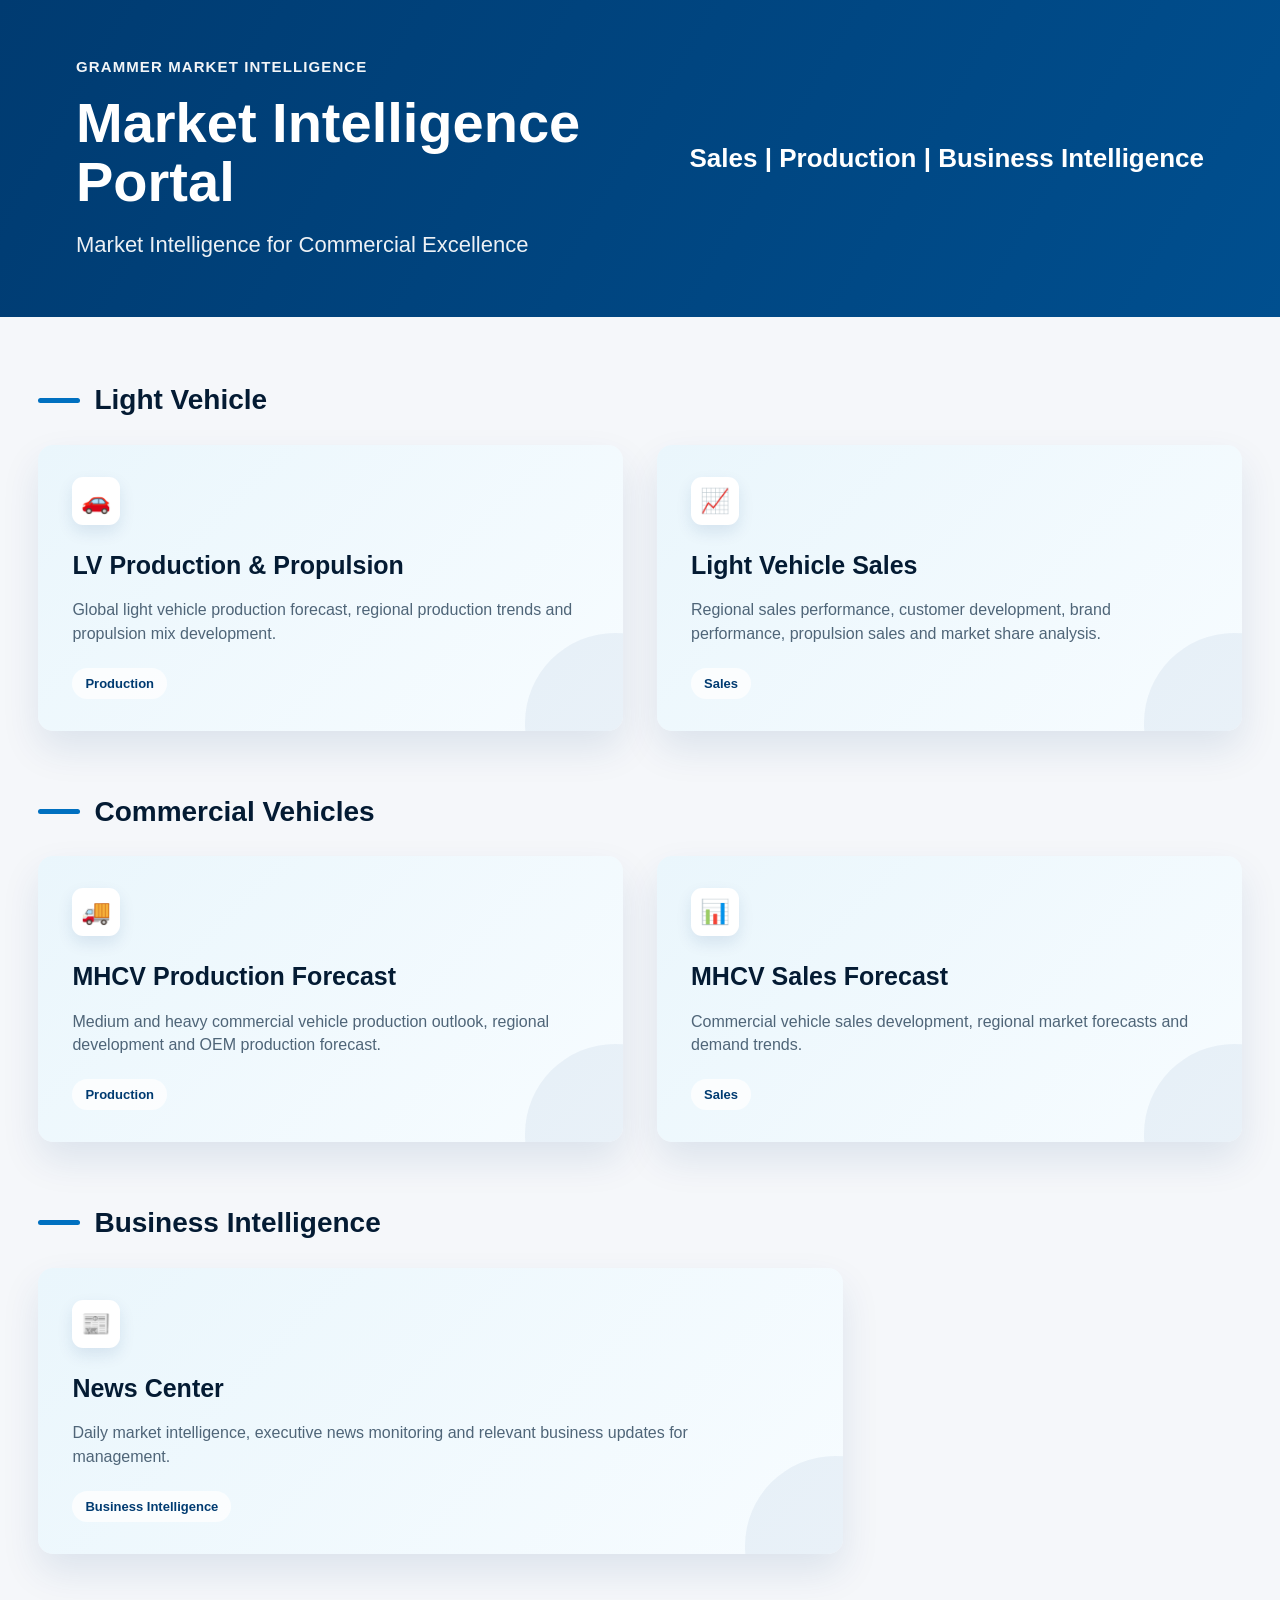
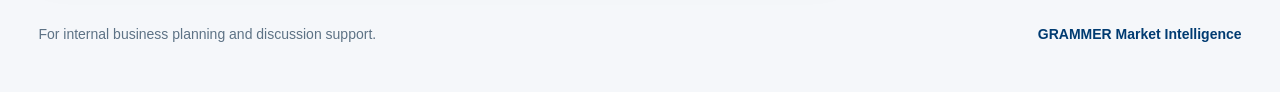
<file: portal_v2.html>
<!DOCTYPE html>
<html lang="en">
<head>
  <meta charset="UTF-8" />
  <meta name="viewport" content="width=device-width, initial-scale=1.0" />
  <title>GRAMMER Market Intelligence Portal</title>

  <style>
    :root {
      --grammer-blue: #004f8f;
      --grammer-blue-dark: #003b71;
      --grammer-blue-light: #0070c0;
      --card-bg: #eaf6fc;
      --card-bg-hover: #dff1fa;
      --page-bg: #f5f7fa;
      --text-main: #041b33;
      --text-muted: #4f6578;
      --white: #ffffff;
      --shadow-card: 0 18px 38px rgba(0, 59, 113, 0.10);
      --shadow-hover: 0 22px 46px rgba(0, 59, 113, 0.18);
    }

    * {
      box-sizing: border-box;
      margin: 0;
      padding: 0;
    }

    body {
      font-family: "Calibri Light", Calibri, Arial, sans-serif;
      background: var(--page-bg);
      color: var(--text-main);
      min-height: 100vh;
    }

    /* =========================
       WIDE HERO HEADER
    ========================= */

    .hero {
      width: 100%;
      min-height: 285px;
      padding: 58px 76px;
      background: linear-gradient(120deg, var(--grammer-blue-dark) 0%, var(--grammer-blue) 100%);
      color: var(--white);
      display: flex;
      align-items: center;
      justify-content: space-between;
      gap: 70px;
    }

    .hero-left {
      max-width: 760px;
    }

    .eyebrow {
      font-size: 15px;
      line-height: 1.2;
      font-weight: 700;
      text-transform: uppercase;
      letter-spacing: 1.1px;
      margin-bottom: 18px;
      opacity: 0.95;
    }

    .hero h1 {
      font-size: 56px;
      line-height: 1.05;
      font-weight: 700;
      margin-bottom: 18px;
    }

    .hero-subtitle {
      font-size: 22px;
      line-height: 1.35;
      font-weight: 300;
      opacity: 0.93;
    }

    .hero-right {
      display: flex;
      align-items: center;
      justify-content: flex-end;
      gap: 34px;
      min-width: 475px;
    }

    .hero-divider {
      width: 5px;
      height: 76px;
      background: #8fd3f4;
      border-radius: 99px;
      opacity: 0.95;
    }

    .hero-nav {
      font-size: 26px;
      font-weight: 700;
      line-height: 1.35;
      white-space: nowrap;
    }

    /* =========================
       MAIN PAGE
    ========================= */

    .page-wrapper {
      width: 94%;
      max-width: 1720px;
      margin: 0 auto;
      padding: 66px 0 50px;
    }

    .section-block {
      margin-bottom: 64px;
    }

    .section-title {
      display: flex;
      align-items: center;
      gap: 14px;
      font-size: 28px;
      line-height: 1.2;
      font-weight: 700;
      margin-bottom: 28px;
      color: var(--text-main);
    }

    .section-title::before {
      content: "";
      width: 42px;
      height: 5px;
      background: var(--grammer-blue-light);
      border-radius: 99px;
      display: inline-block;
      flex-shrink: 0;
    }

    .card-grid {
      display: grid;
      grid-template-columns: repeat(2, minmax(360px, 1fr));
      gap: 34px;
    }

    .card-grid.single {
      grid-template-columns: minmax(360px, 1fr);
      max-width: 805px;
    }

    /* =========================
       PORTAL CARDS
    ========================= */

    .portal-card {
      position: relative;
      overflow: hidden;
      display: block;
      min-height: 230px;
      padding: 32px 34px;
      text-decoration: none;
      color: var(--text-main);
      background: linear-gradient(135deg, var(--card-bg) 0%, #f7fcff 100%);
      border-radius: 15px;
      box-shadow: var(--shadow-card);
      transition: transform 0.22s ease, box-shadow 0.22s ease, background 0.22s ease;
    }

    .portal-card:hover {
      transform: translateY(-5px);
      box-shadow: var(--shadow-hover);
      background: linear-gradient(135deg, var(--card-bg-hover) 0%, #f7fcff 100%);
    }

    .portal-card::after {
      content: "";
      position: absolute;
      right: -82px;
      bottom: -82px;
      width: 180px;
      height: 180px;
      background: rgba(0, 79, 143, 0.06);
      border-radius: 50%;
      pointer-events: none;
    }

    .icon-box {
      width: 48px;
      height: 48px;
      border-radius: 11px;
      background: var(--white);
      display: flex;
      align-items: center;
      justify-content: center;
      font-size: 24px;
      margin-bottom: 26px;
      box-shadow: 0 7px 16px rgba(0, 59, 113, 0.10);
      position: relative;
      z-index: 1;
    }

    .portal-card h2 {
      position: relative;
      z-index: 1;
      font-size: 25px;
      line-height: 1.18;
      font-weight: 700;
      margin-bottom: 18px;
      max-width: 520px;
    }

    .portal-card p {
      position: relative;
      z-index: 1;
      font-size: 16px;
      line-height: 1.48;
      color: var(--text-muted);
      max-width: 620px;
    }

    .tag {
      position: relative;
      z-index: 1;
      display: inline-flex;
      align-items: center;
      margin-top: 22px;
      padding: 8px 13px;
      border-radius: 99px;
      background: rgba(255, 255, 255, 0.78);
      color: var(--grammer-blue-dark);
      font-size: 13px;
      font-weight: 700;
    }

    /* =========================
       FOOTER
    ========================= */

    .footer {
      display: flex;
      justify-content: space-between;
      align-items: center;
      gap: 24px;
      padding: 8px 0 0;
      color: #5d7285;
      font-size: 14px;
    }

    .footer strong {
      color: var(--grammer-blue-dark);
      font-weight: 700;
    }

    /* =========================
       RESPONSIVE
    ========================= */

    @media (max-width: 1120px) {
      .hero {
        min-height: 300px;
        padding: 48px 42px;
        flex-direction: column;
        align-items: flex-start;
        justify-content: center;
      }

      .hero-right {
        min-width: 0;
        justify-content: flex-start;
      }

      .hero h1 {
        font-size: 46px;
      }

      .hero-nav {
        font-size: 23px;
      }

      .page-wrapper {
        width: 92%;
      }
    }

    @media (max-width: 820px) {
      .hero {
        padding: 40px 28px;
      }

      .hero h1 {
        font-size: 36px;
      }

      .hero-subtitle {
        font-size: 19px;
      }

      .hero-right {
        gap: 18px;
      }

      .hero-divider {
        height: 52px;
      }

      .hero-nav {
        font-size: 18px;
      }

      .card-grid,
      .card-grid.single {
        grid-template-columns: 1fr;
        max-width: none;
      }

      .portal-card {
        min-height: 210px;
      }

      .section-title {
        font-size: 25px;
      }

      .footer {
        flex-direction: column;
        align-items: flex-start;
      }
    }
  </style>
</head>

<body>

  <!-- HERO HEADER -->
  <header class="hero">
    <div class="hero-left">
      <div class="eyebrow">GRAMMER Market Intelligence</div>
      <h1>Market Intelligence Portal</h1>
      <p class="hero-subtitle">Market Intelligence for Commercial Excellence</p>
    </div>

    <div class="hero-right">
      <div class="hero-divider"></div>
      <div class="hero-nav">Sales | Production | Business Intelligence</div>
    </div>
  </header>

  <!-- MAIN CONTENT -->
  <main class="page-wrapper">

    <!-- LIGHT VEHICLE -->
    <section class="section-block">
      <h2 class="section-title">Light Vehicle</h2>

      <div class="card-grid">
        <a class="portal-card" href="production.html">
          <div class="icon-box">🚗</div>
          <h2>LV Production &amp; Propulsion</h2>
          <p>
            Global light vehicle production forecast, regional production trends
            and propulsion mix development.
          </p>
          <div class="tag">Production</div>
        </a>

        <a class="portal-card" href="sales.html">
          <div class="icon-box">📈</div>
          <h2>Light Vehicle Sales</h2>
          <p>
            Regional sales performance, customer development, brand performance,
            propulsion sales and market share analysis.
          </p>
          <div class="tag">Sales</div>
        </a>
      </div>
    </section>

    <!-- COMMERCIAL VEHICLES -->
    <section class="section-block">
      <h2 class="section-title">Commercial Vehicles</h2>

      <div class="card-grid">
        <a class="portal-card" href="mhcv-production.html">
          <div class="icon-box">🚚</div>
          <h2>MHCV Production Forecast</h2>
          <p>
            Medium and heavy commercial vehicle production outlook, regional
            development and OEM production forecast.
          </p>
          <div class="tag">Production</div>
        </a>

        <a class="portal-card" href="mhcv-sales.html">
          <div class="icon-box">📊</div>
          <h2>MHCV Sales Forecast</h2>
          <p>
            Commercial vehicle sales development, regional market forecasts and
            demand trends.
          </p>
          <div class="tag">Sales</div>
        </a>
      </div>
    </section>

    <!-- BUSINESS INTELLIGENCE -->
    <section class="section-block">
      <h2 class="section-title">Business Intelligence</h2>

      <div class="card-grid single">
        <a class="portal-card" href="news.html">
          <div class="icon-box">📰</div>
          <h2>News Center</h2>
          <p>
            Daily market intelligence, executive news monitoring and relevant
            business updates for management.
          </p>
          <div class="tag">Business Intelligence</div>
        </a>
      </div>
    </section>

    <!-- FOOTER -->
    <footer class="footer">
      <div>For internal business planning and discussion support.</div>
      <div><strong>GRAMMER Market Intelligence</strong></div>
    </footer>

  </main>

</body>
</html>
</file>
<file: offroad-intelligence/styles.css>
:root{--navy:#063f4f;--teal:#00858c;--teal2:#006c73;--bg:#eef4f6;--line:#dce7ec;--text:#12333d;--muted:#667d86;--soft:#f6fafb;--red:#bd1e1e;--shadow:0 10px 28px rgba(6,63,79,.07)}*{box-sizing:border-box}body{margin:0;background:var(--bg);color:var(--text);font-family:"Segoe UI","Calibri Light",Arial,sans-serif;display:flex;min-height:100vh}.sidebar{width:255px;background:#fff;border-right:1px solid var(--line);padding:22px 16px;position:sticky;top:0;height:100vh;overflow:auto}.brand{display:flex;gap:12px;align-items:center;margin-bottom:22px}.logo{width:42px;height:42px;border-radius:10px;background:linear-gradient(135deg,var(--navy),var(--teal));color:#fff;display:grid;place-items:center;font-weight:800}.brand strong{display:block}.brand span{font-size:12px;color:var(--muted)}.nav-label{color:var(--muted);font-size:10px;font-weight:800;letter-spacing:1.4px;text-transform:uppercase;margin:16px 8px 7px}.nav{width:100%;border:0;background:transparent;color:var(--text);font-weight:650;text-align:left;padding:10px 13px;border-radius:10px;cursor:pointer;margin-bottom:3px}.nav.active,.nav:hover{background:var(--navy);color:#fff}.shell{flex:1;min-width:0}.hero{background:linear-gradient(135deg,#073b4a,#0d6170);color:#fff;padding:28px 36px;display:flex;justify-content:space-between;gap:32px;align-items:center;border-bottom:5px solid var(--teal)}.crumb{font-size:12px;letter-spacing:.7px;text-transform:uppercase;opacity:.8}h1{margin:8px 0 6px;font-size:34px}.hero p{margin:0}.status{width:460px;max-width:45%;background:rgba(255,255,255,.12);border:1px solid rgba(255,255,255,.28);border-radius:14px;padding:14px 16px;display:grid;gap:5px}.status span{width:10px;height:10px;background:#56d36f;border-radius:50%;box-shadow:0 0 0 5px rgba(86,211,111,.16)}main{padding:28px 36px 52px}.view{display:none}.view.active{display:block}.filters{background:#fff;border:1px solid var(--line);border-radius:14px;padding:16px;box-shadow:var(--shadow);display:grid;grid-template-columns:170px 170px 150px 1fr 90px;gap:12px;align-items:end;margin-bottom:22px}label{color:var(--muted);font-size:11px;display:grid;gap:6px}select,input,button{font-family:inherit;border:1px solid #b9cdd5;border-radius:8px;padding:10px 11px;background:#fff;color:var(--text)}button{cursor:pointer;font-weight:700}#resetFilters{background:var(--navy);color:#fff;border-color:var(--navy)}.kpis,.priority-grid,.profile-grid,.card-grid{display:grid;grid-template-columns:repeat(3,1fr);gap:16px}.kpis{grid-template-columns:repeat(6,1fr);margin-bottom:22px}.compact-kpis{grid-template-columns:repeat(4,1fr)}.kpi,.signal-card,.panel,.profile-card,.card,.table-wrap,.relationship-card,.heat-cell{background:#fff;border:1px solid var(--line);border-radius:14px;box-shadow:var(--shadow)}.kpi{padding:16px;border-top:4px solid var(--teal)}.kpi span{color:var(--muted);font-size:12px}.kpi strong{display:block;font-size:28px;margin-top:8px;color:var(--navy)}.heading{background:#fff;border:1px solid var(--line);border-left:6px solid var(--teal);border-radius:12px;padding:18px 20px;display:flex;justify-content:space-between;align-items:end;margin:22px 0 16px;box-shadow:var(--shadow)}.heading span{color:var(--teal2);text-transform:uppercase;letter-spacing:1.5px;font-size:11px;font-weight:800}.heading h2{margin:5px 0 0;font-size:22px}.heading small{color:var(--muted)}.signal-card,.card,.profile-card,.relationship-card,.heat-cell{padding:18px;display:grid;gap:10px}.card-top,.profile-head{display:flex;justify-content:space-between;align-items:flex-start;gap:15px}.badge{font-size:11px;font-weight:800;padding:5px 8px;border-radius:2px;display:inline-block}.badge.high,.badge.active,.badge.customer{background:var(--red);color:#fff}.badge.medium,.badge.competitor,.badge.news{background:#fff4d7;color:#7b5600;border:1px solid #e2b84f}.badge.low,.badge.trend{background:#e6f3eb;color:#236739;border:1px solid #8bbc9b}.meta{color:var(--teal2);font-size:13px;font-weight:750}.tag{border-radius:999px;background:#edf6f7;color:var(--teal2);padding:5px 8px;font-size:11px;display:inline-block;margin:2px}.label{color:var(--muted);font-size:11px;font-weight:800;text-transform:uppercase}.two-col{display:grid;grid-template-columns:2fr 1fr;gap:16px;margin-top:18px}.panel{overflow:hidden}.panel-head{padding:16px 18px;border-bottom:1px solid var(--line);display:flex;justify-content:space-between}.pill{
  border-radius:999px;
  background:#edf6f7;
  color:#006c73;
  padding:5px 8px;
  font-size:11px;
}

.pill-evidence-required{
  background:#fff0f0;
  color:#c62828;
  border:1px solid #ef9a9a;
  font-weight:700;
}.compact-row{display:grid;grid-template-columns:110px 1fr 120px;gap:14px;padding:15px 18px;border-bottom:1px solid var(--line)}.bars{padding:18px}.bar-label{display:flex;justify-content:space-between;color:var(--muted);font-size:12px;margin-bottom:5px}.track{height:9px;background:#e5eef2;border-radius:99px;overflow:hidden}.fill{height:100%;background:linear-gradient(90deg,var(--teal),#67c7cc)}.table-wrap{overflow:auto}table{width:100%;border-collapse:collapse;font-size:13px}th{background:var(--navy);color:#fff;text-align:left;padding:12px}td{padding:12px;border-bottom:1px solid var(--line);vertical-align:top}.profile-grid,.relationship-grid{grid-template-columns:repeat(2,1fr)}.profile-card{border-top:5px solid var(--teal)}.profile-columns{display:grid;grid-template-columns:1fr 1fr;gap:12px}.info-box{background:var(--soft);border:1px solid var(--line);border-radius:10px;padding:12px}.info-box strong{display:block;color:var(--teal2);font-size:12px;margin-bottom:8px}ul{margin:0 0 0 18px;padding:0;line-height:1.55}.entity-flow{display:flex;flex-wrap:wrap;gap:8px;align-items:center;margin-top:10px}.arrow{color:var(--muted);font-weight:800}.heatmap-grid{display:grid;grid-template-columns:repeat(2,1fr);gap:16px}.news-tools{display:flex;flex-wrap:wrap;gap:10px;margin:0 0 16px}.mini-btn{border:1px solid var(--teal);color:var(--teal2);background:#fff;padding:8px 10px;border-radius:8px;font-size:12px}.mini-btn:hover{background:#e9f6f7}.news-link{color:var(--teal2);font-weight:700;text-decoration:none}.news-link:hover{text-decoration:underline}.source-note{font-size:12px;color:var(--muted);line-height:1.4}.signal-source{border-left:4px solid var(--teal);padding-left:8px}@media(max-width:1250px){.kpis,.priority-grid,.card-grid,.relationship-grid,.profile-grid{grid-template-columns:repeat(2,1fr)}.two-col{grid-template-columns:1fr}.hero{flex-direction:column;align-items:flex-start}.status{max-width:100%}}@media(max-width:850px){body{display:block}.sidebar{position:relative;width:100%;height:auto}.filters,.kpis,.compact-kpis,.priority-grid,.card-grid,.relationship-grid,.profile-grid,.heatmap-grid{grid-template-columns:1fr}main,.hero{padding-left:18px;padding-right:18px}.compact-row{grid-template-columns:1fr}}
.matrix-kpis{display:grid;grid-template-columns:repeat(4,1fr);gap:14px;margin-bottom:18px}.mini-kpi{background:#fff;border:1px solid #dce7ec;border-top:5px solid #00858c;border-radius:14px;padding:14px;box-shadow:0 8px 22px rgba(6,63,79,.06)}.mini-kpi span{display:block;color:#667d86;font-size:12px}.mini-kpi strong{font-size:26px;color:#063f4f}.mini-kpi.red{border-top-color:#c0392b}.mini-kpi.amber{border-top-color:#f39c12}.mini-kpi.green{border-top-color:#1f9d55}.mini-kpi.gray{border-top-color:#95a5a6}.account-heat-grid{display:grid;grid-template-columns:repeat(2,1fr);gap:16px;margin-bottom:24px}.account-heat-card{background:#fff;border:1px solid #dce7ec;border-radius:16px;padding:18px;box-shadow:0 8px 22px rgba(6,63,79,.06);border-top:6px solid #00858c}.account-heat-card.p1{border-top-color:#c0392b}.account-heat-card.p2{border-top-color:#f39c12}.account-heat-card.p3{border-top-color:#1f9d55}.account-card-head{display:flex;justify-content:space-between;gap:16px;align-items:flex-start}.priority-chip{display:inline-block;border-radius:999px;padding:6px 10px;font-weight:800;font-size:12px;background:#e9f6f7;color:#006c73}.priority-chip.p1{background:#ffe5e2;color:#a3291e}.priority-chip.p2{background:#fff0d4;color:#9b6100}.priority-chip.p3{background:#e7f6ed;color:#236739}.priority-chip.monitor{background:#edf1f4;color:#53636b}.account-score-row{display:grid;grid-template-columns:repeat(3,1fr);gap:10px;margin:14px 0}.score-pill{border-radius:12px;padding:10px;border:1px solid #dce7ec;background:#f6fafb}.score-pill span{display:block;font-size:11px;color:#667d86}.score-pill strong{font-size:18px}.score-pill.high{background:#ffe5e2;border-color:#f2b8b2;color:#a3291e}.score-pill.medium{background:#fff0d4;border-color:#f6cd75;color:#8a5b00}.score-pill.low{background:#e7f6ed;border-color:#a6d8b8;color:#236739}.compact-info{margin-top:10px}.account-action{margin-top:12px;background:#eef7f8;border-left:5px solid #00858c;border-radius:10px;padding:10px}.compact-heading{margin-top:10px}.visual-table table td,.visual-table table th{text-align:center}.visual-table table td:first-child,.visual-table table th:first-child{text-align:left}.heat-cell-table{font-weight:800;border-radius:8px}.cell-high{background:#ffe5e2;color:#a3291e}.cell-medium{background:#fff0d4;color:#8a5b00}.cell-low{background:#e7f6ed;color:#236739}.cell-empty{background:#f7fafb;color:#c9d6dc}.true-heatmap{position:relative;display:grid;grid-template-columns:1fr 1fr;gap:16px;margin-top:18px}.axis-y,.axis-x{position:absolute;font-size:12px;font-weight:800;color:#006c73;text-transform:uppercase;letter-spacing:1px}.axis-y{left:-4px;top:-22px}.axis-x{right:0;bottom:-24px}.risk-opp-quadrant{min-height:230px;background:#fff;border:1px solid #dce7ec;border-radius:16px;padding:16px;box-shadow:0 8px 22px rgba(6,63,79,.06)}.q-red{border-top:7px solid #c0392b;background:linear-gradient(180deg,#fff7f6,#fff)}.q-amber{border-top:7px solid #f39c12;background:linear-gradient(180deg,#fffaf0,#fff)}.q-green{border-top:7px solid #1f9d55;background:linear-gradient(180deg,#f4fbf6,#fff)}.q-gray{border-top:7px solid #95a5a6;background:linear-gradient(180deg,#f7fafb,#fff)}.quadrant-head{display:flex;justify-content:space-between;gap:12px;align-items:flex-start;margin-bottom:12px}.quadrant-head h3{margin:0}.quadrant-head span{font-size:12px;color:#667d86}.priority-bubble{border-radius:14px;padding:12px;margin:10px 0;border-left:6px solid #00858c;background:#f6fafb}.priority-bubble strong{display:block;margin:4px 0}.priority-bubble small{color:#667d86}.priority-bubble p{margin:8px 0 0}.bubble-opportunity{border-left-color:#1f9d55;background:#f4fbf6}.bubble-risk{border-left-color:#c0392b;background:#fff7f6}.bubble-type{font-size:11px;font-weight:800;text-transform:uppercase;letter-spacing:1px;color:#006c73}@media(max-width:1100px){.account-heat-grid,.true-heatmap,.matrix-kpis{grid-template-columns:1fr}.account-score-row{grid-template-columns:1fr}}
.momentum-grid{display:grid;grid-template-columns:1fr 1fr;gap:18px}.momentum-panel{background:#fff;border:1px solid #dce7ec;border-radius:16px;padding:18px;box-shadow:0 8px 22px rgba(6,63,79,.06)}.momentum-cloud{display:flex;flex-wrap:wrap;align-items:center;gap:12px}.momentum-cloud span{font-weight:900;border-radius:999px;padding:8px 12px;border:1px solid #dce7ec;background:#fff;box-shadow:0 8px 22px rgba(6,63,79,.06)}.momentum-cloud .hot{color:#c0392b}.momentum-cloud .up{color:#16864a}.momentum-cloud .flat{color:#667d86}.momentum-bar-row{display:grid;grid-template-columns:190px 1fr 48px;gap:10px;align-items:center;margin:10px 0}.momentum-track{height:14px;background:#e5eef2;border-radius:999px;overflow:hidden}.momentum-fill{height:100%;background:linear-gradient(90deg,#00858c,#6ed0d5);border-radius:999px}.momentum-note{font-size:13px;color:#667d86;line-height:1.5}@media(max-width:1100px){.momentum-grid{grid-template-columns:1fr}.momentum-bar-row{grid-template-columns:1fr}}
/* Sprint A: Daily News table readability */
#dailyNewsTable table{table-layout:fixed;width:100%}
#dailyNewsTable th:nth-child(1),#dailyNewsTable td:nth-child(1){width:6%}
#dailyNewsTable th:nth-child(2),#dailyNewsTable td:nth-child(2){width:7%}
#dailyNewsTable th:nth-child(3),#dailyNewsTable td:nth-child(3){width:5%}
#dailyNewsTable th:nth-child(4),#dailyNewsTable td:nth-child(4){width:8%}
#dailyNewsTable th:nth-child(5),#dailyNewsTable td:nth-child(5){width:9%}
#dailyNewsTable th:nth-child(6),#dailyNewsTable td:nth-child(6){width:25%}
#dailyNewsTable th:nth-child(7),#dailyNewsTable td:nth-child(7){width:34%}
#dailyNewsTable th:nth-child(8),#dailyNewsTable td:nth-child(8){width:6%}
#dailyNewsTable td{line-height:1.45;vertical-align:top}
#dailyNewsTable td:nth-child(7){font-size:13px;color:#173d48}
#dailyNewsTable td:nth-child(6){font-weight:650}

/* Shared visual sprint components */
.v17-grid-2{display:grid;grid-template-columns:1fr 1fr;gap:18px;margin:18px 0}.v17-grid-3{display:grid;grid-template-columns:repeat(3,1fr);gap:16px;margin:18px 0}.v17-card{background:#fff;border:1px solid #dce7ec;border-radius:16px;padding:18px;box-shadow:0 8px 22px rgba(6,63,79,.06)}.v17-card h3{margin:0 0 12px}.v17-muted{color:#667d86;font-size:12px}.v17-pill{display:inline-block;border-radius:999px;background:#edf6f7;color:#006c73;font-weight:800;font-size:11px;padding:6px 9px;margin:3px}.v17-score{border-radius:12px;padding:10px;border:1px solid #dce7ec;background:#f6fafb}.v17-score span{display:block;color:#667d86;font-size:11px;font-weight:800}.v17-score strong{font-size:20px}.v17-high{background:#ffe5e2!important;color:#a3291e!important;border-color:#efb2aa!important}.v17-medium{background:#fff0d4!important;color:#8a5b00!important;border-color:#f6cd75!important}.v17-low{background:#e7f6ed!important;color:#236739!important;border-color:#a6d8b8!important}.v17-kpi-red{border-top-color:#c0392b!important}.v17-kpi-amber{border-top-color:#f39c12!important}.v17-kpi-green{border-top-color:#1f9d55!important}.v17-kpi-gray{border-top-color:#95a5a6!important}

/* Sprint B: Momentum in overview */
.v17-momentum-cloud{display:flex;flex-wrap:wrap;gap:11px;align-items:center}.v17-momentum-cloud span{font-weight:900;border-radius:999px;padding:8px 12px;border:1px solid #dce7ec;background:#fff;box-shadow:0 6px 16px rgba(6,63,79,.06)}.v17-momentum-cloud .hot{color:#c0392b}.v17-momentum-cloud .up{color:#16864a}.v17-momentum-cloud .flat{color:#667d86}.v17-bar-row{display:grid;grid-template-columns:190px 1fr 48px;gap:10px;align-items:center;margin:10px 0}.v17-track{height:14px;background:#e5eef2;border-radius:999px;overflow:hidden}.v17-fill{height:100%;background:linear-gradient(90deg,#00858c,#6ed0d5);border-radius:999px}

/* Sprint C: Intelligence Network */
.v17-network-card{background:#fff;border:1px solid #dce7ec;border-radius:16px;padding:18px;box-shadow:0 8px 22px rgba(6,63,79,.06);border-left:6px solid #00858c;margin-bottom:16px}.v17-network-top{display:flex;justify-content:space-between;gap:14px;align-items:flex-start}.v17-network-cols{display:grid;grid-template-columns:repeat(5,1fr);gap:12px;margin-top:14px}.v17-network-col{background:#f6fafb;border:1px solid #dce7ec;border-radius:12px;padding:12px;min-height:105px}.v17-network-col strong{display:block;color:#006c73;font-size:12px;margin-bottom:8px;text-transform:uppercase;letter-spacing:.6px}.v17-action{background:#eef7f8;border-left:5px solid #00858c;border-radius:10px;padding:10px;margin-top:12px}

/* Sprint D: Technology Intelligence */
.v17-tech-card{background:#fff;border:1px solid #dce7ec;border-radius:16px;padding:18px;box-shadow:0 8px 22px rgba(6,63,79,.06);border-top:6px solid #00858c}.v17-score-row{display:grid;grid-template-columns:repeat(3,1fr);gap:10px;margin:12px 0}.v17-tech-section{background:#f6fafb;border:1px solid #dce7ec;border-radius:12px;padding:12px;margin-top:10px}.v17-tech-section strong{display:block;color:#006c73;font-size:12px;margin-bottom:8px}

/* Sprint E: Benchmarking */
.v17-benchmark-card{background:#fff;border:1px solid #dce7ec;border-radius:16px;padding:18px;box-shadow:0 8px 22px rgba(6,63,79,.06);border-top:6px solid #00858c}.v17-dimension{display:grid;grid-template-columns:160px 1fr 1fr;gap:12px;align-items:start;border-bottom:1px solid #dce7ec;padding:10px 0}.v17-dimension:last-child{border-bottom:0}.v17-dimension-name{font-weight:900;color:#006c73}.v17-position{background:#f6fafb;border:1px solid #dce7ec;border-radius:10px;padding:10px}

/* Sprint F: Strategic Priority Matrix */
.v17-priority-kpis{display:grid;grid-template-columns:repeat(4,1fr);gap:14px;margin:18px 0}.v17-priority-matrix{display:grid;grid-template-columns:1fr 1fr;gap:16px}.v17-quadrant{background:#fff;border:1px solid #dce7ec;border-radius:16px;box-shadow:0 8px 22px rgba(6,63,79,.06);padding:16px;min-height:230px}.v17-q-red{border-top:7px solid #c0392b;background:linear-gradient(180deg,#fff7f6,#fff)}.v17-q-amber{border-top:7px solid #f39c12;background:linear-gradient(180deg,#fffaf0,#fff)}.v17-q-green{border-top:7px solid #1f9d55;background:linear-gradient(180deg,#f4fbf6,#fff)}.v17-q-gray{border-top:7px solid #95a5a6;background:linear-gradient(180deg,#f8fafb,#fff)}.v17-bubble{border-radius:14px;padding:12px;margin:10px 0;background:#fff;border-left:7px solid #00858c;box-shadow:0 6px 16px rgba(6,63,79,.06)}.v17-bubble-risk{border-left-color:#c0392b;background:#fff7f6}.v17-bubble-opp{border-left-color:#16864a;background:#f4fbf6}.v17-bubble small{color:#667d86;font-weight:800}.v17-bubble strong{display:block;margin:4px 0}
@media(max-width:1100px){.v17-grid-2,.v17-grid-3,.v17-network-cols,.v17-score-row,.v17-priority-kpis,.v17-priority-matrix,.v17-dimension{grid-template-columns:1fr}.v17-bar-row{grid-template-columns:1fr}}
.v176b-network-card{
  background:#fff;
  border:1px solid #dce7ec;
  border-left:7px solid #00858c;
  border-radius:16px;
  padding:18px;
  box-shadow:0 8px 22px rgba(6,63,79,.06);
  margin-bottom:16px;
}

.v176b-network-top{
  display:flex;
  justify-content:space-between;
  gap:16px;
  align-items:flex-start;
  margin-bottom:14px;
}

.v176b-network-top h3{
  margin:5px 0 0;
  font-size:20px;
}

.v176b-flow{
  display:grid;
  grid-template-columns:1fr 24px 1fr 24px 1fr 24px 1fr 24px 1fr 24px 1.4fr;
  gap:8px;
  align-items:stretch;
  margin:14px 0;
}

.v176b-flow-step{
  background:#f6fafb;
  border:1px solid #dce7ec;
  border-radius:12px;
  padding:12px;
  min-height:96px;
}

.v176b-flow-step strong,
.v176b-entity-box strong,
.v176b-why-box strong{
  display:block;
  color:#006c73;
  font-size:12px;
  text-transform:uppercase;
  letter-spacing:.6px;
  margin-bottom:7px;
}

.v176b-flow-step p,
.v176b-entity-box p,
.v176b-why-box p{
  margin:0;
  line-height:1.45;
}

.v176b-arrow{
  display:grid;
  place-items:center;
  color:#006c73;
  font-weight:900;
  font-size:20px;
}

.v176b-signal-step{
  background:#eef7f8;
  border-color:#9cced1;
}

.v176b-action-step{
  background:#eef7f8;
  border-left:5px solid #00858c;
}

.v176b-entity-grid{
  display:grid;
  grid-template-columns:repeat(3,1fr);
  gap:12px;
  margin-top:14px;
}

.v176b-entity-box{
  background:#f6fafb;
  border:1px solid #dce7ec;
  border-radius:12px;
  padding:12px;
}

.v176b-why-box{
  background:#fff;
  border:1px solid #dce7ec;
  border-radius:12px;
  padding:12px;
  margin-top:12px;
}

@media(max-width:1300px){
  .v176b-flow{
    grid-template-columns:1fr;
  }
  .v176b-arrow{
    transform:rotate(90deg);
  }
}

@media(max-width:900px){
  .v176b-network-top,
  .v176b-entity-grid{
    display:grid;
    grid-template-columns:1fr;
  }
}
.v176c-theme-card{
  background:#fff;
  border:1px solid #dce7ec;
  border-left:7px solid #00858c;
  border-radius:16px;
  padding:18px;
  box-shadow:0 8px 22px rgba(6,63,79,.06);
  display:grid;
  gap:12px;
}

.v176c-theme-top{
  display:flex;
  justify-content:space-between;
  gap:16px;
  align-items:flex-start;
}

.v176c-theme-top h3{
  margin:4px 0 0;
  font-size:22px;
}

.v176c-theme-description{
  margin:0;
  line-height:1.5;
}

.v176c-kpi-grid{
  display:grid;
  grid-template-columns:repeat(3,1fr);
  gap:10px;
}

.v176c-section,
.v176c-action-box{
  background:#f6fafb;
  border:1px solid #dce7ec;
  border-radius:12px;
  padding:12px;
}

.v176c-section strong,
.v176c-action-box strong{
  display:block;
  color:#006c73;
  font-size:11px;
  text-transform:uppercase;
  letter-spacing:.6px;
  margin-bottom:7px;
}

.v176c-section p,
.v176c-action-box p{
  margin:0;
  line-height:1.45;
}

.v176c-section-grid{
  display:grid;
  grid-template-columns:repeat(3,1fr);
  gap:10px;
}

.v176c-bottom-grid{
  grid-template-columns:1fr 1fr;
}

.v176c-action-box{
  background:#eef7f8;
  border-left:5px solid #00858c;
}

@media(max-width:1100px){
  .v176c-theme-top,
  .v176c-kpi-grid,
  .v176c-section-grid,
  .v176c-bottom-grid{
    display:grid;
    grid-template-columns:1fr;
  }
}
.v177-top-themes{
  background:#fff;
  border:1px solid #dce7ec;
  border-left:7px solid #00858c;
  border-radius:16px;
  padding:18px;
  box-shadow:0 8px 22px rgba(6,63,79,.06);
  margin-bottom:18px;
}

.v177-top-heading span{
  color:#006c73;
  text-transform:uppercase;
  letter-spacing:1.2px;
  font-size:11px;
  font-weight:800;
}

.v177-top-heading h3{
  margin:4px 0 12px;
}

.v177-top-row{
  display:grid;
  grid-template-columns:1fr 80px;
  gap:12px;
  align-items:center;
  border-top:1px solid #dce7ec;
  padding:10px 0;
}

.v177-top-row span{
  background:#eef7f8;
  border:1px solid #9cced1;
  color:#063f4f;
  border-radius:999px;
  font-weight:900;
  text-align:center;
  padding:6px 10px;
}

.v177-theme-card{
  background:#fff;
  border:1px solid #dce7ec;
  border-left:7px solid #00858c;
  border-radius:16px;
  padding:18px;
  box-shadow:0 8px 22px rgba(6,63,79,.06);
  display:grid;
  gap:12px;
}

.v177-theme-top{
  display:flex;
  justify-content:space-between;
  gap:16px;
  align-items:flex-start;
}

.v177-theme-top h3{
  margin:4px 0 0;
  font-size:22px;
}

.v177-score-box{
  min-width:96px;
  border-radius:16px;
  padding:12px;
  text-align:center;
  border:1px solid #dce7ec;
  background:#f6fafb;
}

.v177-score-box span{
  display:block;
  font-size:11px;
  font-weight:800;
  text-transform:uppercase;
  letter-spacing:.6px;
}

.v177-score-box strong{
  display:block;
  font-size:30px;
  line-height:1;
  margin-top:6px;
}

.v177-score-box.high,
.v177-score-box.medium,
.v177-score-box.low{
  background:#eef7f8;
  color:#063f4f;
  border-color:#9cced1;
}

.v177-score-meter{
  height:12px;
  background:#e5eef2;
  border-radius:999px;
  overflow:hidden;
}

.v177-score-fill{
  height:100%;
  border-radius:999px;
}

.v177-score-fill.high,
.v177-score-fill.medium,
.v177-score-fill.low{
  background:linear-gradient(
    90deg,
    #00858c,
    #67c7cc
  );
}

.v177-meta-row{
  display:flex;
  flex-wrap:wrap;
  gap:10px;
}

.v177-meta-row .score-pill,
.v177-balance-pill{
  border-radius:12px;
  padding:9px 11px;
  border:1px solid #dce7ec;
  background:#f6fafb;
  display:inline-grid;
  gap:2px;
}

.v177-meta-row small,
.v177-balance-pill small{
  color:#667d86;
  font-size:11px;
}

.v177-meta-row b,
.v177-balance-pill b{
  font-size:13px;
}

.v177-theme-description{
  margin:0;
  line-height:1.5;
}

.v177-kpi-grid{
  display:grid;
  grid-template-columns:repeat(3,1fr);
  gap:10px;
}

.v177-section,
.v177-action-box{
  background:#f6fafb;
  border:1px solid #dce7ec;
  border-radius:12px;
  padding:12px;
}

.v177-summary-box{
  background:#eef7f8;
  border-left:5px solid #00858c;
}

.v177-section strong,
.v177-action-box strong{
  display:block;
  color:#006c73;
  font-size:11px;
  text-transform:uppercase;
  letter-spacing:.6px;
  margin-bottom:7px;
}

.v177-section p,
.v177-action-box p{
  margin:0;
  line-height:1.45;
}

.v177-section-grid{
  display:grid;
  grid-template-columns:1fr 1fr;
  gap:10px;
}

.v177-three-grid{
  grid-template-columns:repeat(3,1fr);
}

.v177-action-box{
  background:#eef7f8;
  border-left:5px solid #00858c;
}

@media(max-width:1100px){
  .v177-theme-top,
  .v177-kpi-grid,
  .v177-section-grid,
  .v177-three-grid,
  .v177-top-row{
    display:grid;
    grid-template-columns:1fr;
  }
  .v177-score-box{
    width:100%;
  }
}
.v178-landscape-section{
  background:#fff;
  border:1px solid #dce7ec;
  border-left:7px solid #00858c;
  border-radius:16px;
  padding:18px;
  box-shadow:0 8px 22px rgba(6,63,79,.06);
  margin-bottom:18px;
}

.v178-section-head span{
  color:#006c73;
  text-transform:uppercase;
  letter-spacing:1.2px;
  font-size:11px;
  font-weight:800;
}

.v178-section-head h3{
  margin:4px 0 14px;
  font-size:21px;
}

.v178-landscape-grid,
.v178-emerging-list{
  display:grid;
  grid-template-columns:repeat(3,1fr);
  gap:14px;
}

.v178-landscape-card{
  background:#f6fafb;
  border:1px solid #dce7ec;
  border-radius:14px;
  padding:14px;
  display:grid;
  gap:10px;
}

.v178-landscape-card.high{border-top:6px solid #bd1e1e;background:#fff7f6}
.v178-landscape-card.medium{border-top:6px solid #f39c12;background:#fffaf0}
.v178-landscape-card.low{border-top:6px solid #1f9d55;background:#f4fbf6}

.v178-landscape-top{
  display:flex;
  justify-content:space-between;
  gap:12px;
  align-items:flex-start;
}

.v178-landscape-top h3{
  margin:3px 0 0;
  font-size:18px;
}

.v178-score-chip{
  min-width:48px;
  border-radius:999px;
  text-align:center;
  font-weight:900;
  padding:7px 10px;
  border:1px solid #dce7ec;
  background:#fff;
}

.v178-score-chip.high{color:#a3291e;background:#ffe5e2;border-color:#efb2aa}
.v178-score-chip.medium{color:#8a5b00;background:#fff0d4;border-color:#f6cd75}
.v178-score-chip.low{color:#236739;background:#e7f6ed;border-color:#a6d8b8}

.v178-landscape-card p{
  margin:0;
  line-height:1.45;
}

.v178-mini-metrics{
  display:flex;
  flex-wrap:wrap;
  gap:6px;
}

.v178-mini-metrics span{
  border-radius:999px;
  background:#fff;
  border:1px solid #dce7ec;
  padding:5px 8px;
  font-size:11px;
  font-weight:800;
  color:#006c73;
}

.v178-pressure-row{
  display:flex;
  flex-wrap:wrap;
  gap:8px;
}

.v178-pressure{
  border-radius:999px;
  padding:6px 9px;
  font-size:11px;
  font-weight:900;
  border:1px solid #dce7ec;
}

.v178-pressure.high{background:#ffe5e2;color:#a3291e;border-color:#efb2aa}
.v178-pressure.medium{background:#fff0d4;color:#8a5b00;border-color:#f6cd75}
.v178-pressure.low{background:#e7f6ed;color:#236739;border-color:#a6d8b8}

.v178-heat-grid{
  display:grid;
  grid-template-columns:repeat(3,1fr);
  gap:12px;
}

.v178-heat-cell{
  border-radius:14px;
  padding:14px;
  border:1px solid #dce7ec;
  min-height:110px;
}

.v178-heat-cell strong,
.v178-heat-cell span{
  display:block;
}

.v178-heat-cell span{
  margin:5px 0 8px;
  color:#667d86;
  font-size:12px;
}

.v178-heat-cell.green{background:#f4fbf6;border-top:6px solid #1f9d55}
.v178-heat-cell.yellow{background:#fffaf0;border-top:6px solid #f39c12}
.v178-heat-cell.amber{background:#fff0d4;border-top:6px solid #e67e22}
.v178-heat-cell.red{background:#fff7f6;border-top:6px solid #bd1e1e}

.v178-watchlist{
  display:grid;
  gap:10px;
}

.v178-watch-row{
  display:grid;
  grid-template-columns:1fr 100px 240px;
  gap:12px;
  align-items:center;
  background:#f6fafb;
  border:1px solid #dce7ec;
  border-radius:12px;
  padding:12px;
}

.v178-watch-row span{
  background:#eef7f8;
  border:1px solid #9cced1;
  color:#063f4f;
  border-radius:999px;
  text-align:center;
  padding:6px 10px;
  font-weight:900;
}

.v178-watch-row small{
  color:#667d86;
}

@media(max-width:1200px){
  .v178-landscape-grid,
  .v178-emerging-list,
  .v178-heat-grid,
  .v178-watch-row{
    display:grid;
    grid-template-columns:1fr;
  }
}
#priorityMatrix{
  width:100%;
  max-width:1200px;
  height:auto;
  display:block;
  margin:0 auto;
}
.impact-chips{
  display:flex;
  gap:8px;
  flex-wrap:wrap;
  margin-top:8px;
}

.impact-chips .pill{
  background:#eef6f7;
  border:1px solid #cfe5e7;
  color:#0f5e66;
  padding:4px 10px;
  border-radius:999px;
  font-size:12px;
  font-weight:600;
}
.agenda-card.act-now{
  border-left:8px solid #dc2626;
}

.agenda-card.watch{
  border-left:8px solid #f59e0b;
}

.agenda-card.investigate{
  border-left:8px solid #2563eb;
}

.agenda-card.monitor{
  border-left:8px solid #64748b;
}
.decision-tag{
    padding:4px 8px;
    border-radius:12px;
    font-size:11px;
    font-weight:600;
}

.decision-required{
    background:#fef2f2;
    color:#b91c1c;
}

.action-required{
    background:#fff7ed;
    color:#c2410c;
}

.monitor{
    background:#fefce8;
    color:#a16207;
}

.closed{
    background:#ecfdf5;
    color:#15803d;
}


/* V20.0J.4 - Decision Grade Executive Agenda */
#executiveAgenda{
  display:grid;
  grid-template-columns:1fr;
  gap:14px;
}
.j4-agenda-card{
  padding:10px 12px;
  gap:6px;
  border-top:0;
  box-shadow:0 8px 20px rgba(6,63,79,.06);
}
.j4-agenda-top{
  display:flex;
  justify-content:space-between;
  gap:14px;
  align-items:flex-start;
}
.j4-agenda-top h3{
  margin:2px 0 0;
  font-size:17px;
  line-height:1.15;
  color:#063f4f;
  font-weight:800;
}
.j4-status,
.j4-decision-badge{
  display:inline-block;
  border-radius:999px;
  padding:4px 8px;
  font-size:10px;
  font-weight:900;
  letter-spacing:.7px;
}
.j4-status.act-now,
.j4-decision-badge.decision-required{
  background:#fef2f2;
  color:#b91c1c;
  border:1px solid #fecaca;
  box-shadow:0 0 0 2px rgba(185,28,28,.08);
}
.j4-status.watch,
.j4-decision-badge.monitor{
  background:#fffbeb;
  color:#a16207;
  border:1px solid #fde68a;
}
.j4-status.investigate,
.j4-decision-badge.action-required{
  background:#eff6ff;
  color:#1d4ed8;
  border:1px solid #bfdbfe;
}
.j4-decision-badge.closed{
  background:#ecfdf5;
  color:#15803d;
  border:1px solid #bbf7d0;
}
.j4-metric-row{
  display:flex;
  flex-wrap:wrap;
  gap:8px;
}
.j4-metric-row span{
  background:#fafcfc;
  border:1px solid #dce7ec;
  border-radius:999px;
  padding:4px 8px;
  font-size:11px;
  color:#12333d;
}
.j4-metric-row b{
  color:#006c73;
}
.j4-agenda-body{
    display:grid;
    grid-template-columns: 0.9fr 0.7fr 1.6fr;
    gap:10px;
    align-items:stretch;
}
.j4-agenda-body > .j4-block{
  height:100%;
}
.j4-block{
  background:#f6fafb;
  border:1px solid #dce7ec;
  border-radius:10px;
  padding:8px;
}
.j4-block strong{
  display:block;
  color:#006c73;
  font-size:11px;
  text-transform:uppercase;
  letter-spacing:1px;
  margin-bottom:5px;
}
.j4-block p{
  margin:0;
  line-height:1.55;
  font-size:14px;
}

.j4-main-text{
  background:#ecf8fa;
  border-left:6px solid #00858c;
}
.j4-decision-task{
  background:#fff;
  border-left:6px solid #00858c;
}
.j4-impact-bars{
  display:grid;
  gap:7px;
}
.j4-impact-row{
  display:grid;
  grid-template-columns:82px 1fr 62px;
  gap:8px;
  align-items:center;
  font-size:12px;
}
.j4-impact-row span{
  color:#12333d;
  font-weight:700;
}
.j4-impact-row strong{
  margin:0;
  color:#12333d;
  font-size:12px;
  text-transform:none;
  letter-spacing:0;
}
.j4-impact-track{
  height:8px;
  background:#e5eef2;
  border-radius:999px;
  overflow:hidden;
}
.j4-impact-fill{
  height:100%;
  border-radius:999px;
}
.j4-impact-fill.high{width:100%;background:#dc2626;}
.j4-impact-fill.medium{width:66%;background:#f59e0b;}
.j4-impact-fill.low{width:35%;background:#16a34a;}
.j4-scenarios{
  display:grid;
  gap:6px;
}
.j4-scenario-row{
  border-bottom:1px solid #dce7ec;
  padding-bottom:6px;
}
.j4-scenario-row:last-child{
  border-bottom:0;
  padding-bottom:0;
}
.j4-scenario-row strong{
  color:#12333d;
  text-transform:none;
  letter-spacing:0;
  font-size:13px;
  margin-bottom:4px;
}
.j4-scenario-row p{
  font-size:14px;
  line-height:1.55;
  font-weight:400;
  color:#12333d;
}
.j4-owner-row,
.j4-footer-row{
  display:flex;
  flex-wrap:wrap;
  gap:5px;
  margin-top:5px;
}
.j4-owner-row span{
  font-size:12px;
  background:#edf6f7;
  border-radius:999px;
  padding:5px 8px;
}
.j4-footer-row{
  margin-top:0;
}
.j4-gap-row{
  background:#fff7ed;
  color:#7c2d12;
  border:1px solid #fed7aa;
  border-radius:8px;
  padding:6px 8px;
  font-size:11px;
}
.j4-panel-card{
  border-top:0;
}
.j4-forecast{
  border-left:none;
}
.j4-forecast p{
  font-size:14px;
  line-height:1.55;
  font-weight:400;
  color:#12333d;
}
@media(max-width:1200px){
  .j4-agenda-body{
    grid-template-columns:1fr;
  }
  .j4-impact-row{
    grid-template-columns:95px 1fr 70px;
  }
}
/* V20.0J.5A - Matrix to Executive Agenda connection */

#priorityMatrix{
  cursor:pointer;
}

.j5-linked-highlight{
  outline:3px solid #00858c;
  outline-offset:3px;
  box-shadow:
    0 0 0 6px rgba(0,133,140,.14),
    0 14px 34px rgba(6,63,79,.18);
  transition:
    outline .2s ease,
    box-shadow .2s ease;
}
.priority-workspace{
    display:grid;
    grid-template-columns: 45% 55%;
    gap:20px;
    align-items:start;
    margin-bottom:24px;
}

.matrix-panel,
.decision-panel-compact{
    min-width:0;
}
.decision-grid{
    display:grid;
    grid-template-columns:minmax(0,55%) minmax(0,45%);
    gap:20px;
    align-items:start;
}
.decision-panel{min-width:0}
.decision-panel > h3{margin:0 0 14px}
#decisionPanel .profile-card{min-height:360px}
#priorityMatrix{width:100%;max-width:none;height:auto}
.business-impact-card{margin-top:14px;border-top:4px solid var(--navy)}
.business-impact-card h3{margin:0 0 2px;font-size:17px}
.business-impact-grid{display:grid;grid-template-columns:repeat(3,minmax(0,1fr));gap:10px}
.business-impact-grid .j4-block{min-height:86px}
.business-impact-grid .tag{margin:2px 4px 2px 0}
.business-impact-bottom{display:grid;grid-template-columns:1fr 1fr;gap:10px}
.business-impact-owner{grid-column:1 / -1}
@media(max-width:1100px){
  .decision-grid{grid-template-columns:1fr}
  .business-impact-grid,.business-impact-bottom{grid-template-columns:1fr}
  .business-impact-owner{grid-column:auto}
}
/* V20.0J.6B - Compact Since Last Review */
#decisionChanged .profile-card{
  padding:12px 16px;
  gap:8px;
}

#decisionChanged .profile-card h3{
  margin:0;
  font-size:14px;
}

.review-strip{
  display:grid;
  grid-template-columns:repeat(3,1fr);
  gap:0;
  align-items:center;
  margin-top:2px;
}

.review-item{
  display:flex;
  align-items:baseline;
  justify-content:center;
  gap:7px;
  min-width:0;
  padding:6px 16px;
  border-right:1px solid #dce7ec;
}

.review-item:last-child{
  border-right:0;
}

.review-item strong{
  font-size:20px;
  line-height:1;
  color:#063f4f;
  white-space:nowrap;
}

.review-item span{
  font-size:12px;
  line-height:1.2;
  color:#667d86;
  font-weight:600;
}

@media(max-width:850px){
  .review-strip{
    grid-template-columns:1fr;
  }

  .review-item{
    justify-content:flex-start;
    border-right:0;
    border-bottom:1px solid #dce7ec;
  }

  .review-item:last-child{
    border-bottom:0;
  }
}
#decisionAlerts .profile-card{
    padding:12px 16px;
    min-height:auto;
}

#decisionAlerts h3{
    margin:0 0 8px 0;
    font-size:16px;
}

#decisionAlerts .pill-row{
    margin:0;
}
#decisionChanged .profile-card,
#decisionAlerts .profile-card{
    padding:12px 16px;
}


/* V21.4 Golden Thread */
.golden-thread-block{margin-top:14px}
.golden-thread{display:grid;grid-template-columns:1fr 26px 1fr 26px 1fr 26px 1fr 26px 1fr 26px 1fr 26px 1fr;gap:6px;margin-top:12px;align-items:stretch}
.golden-step{background:#f6fafb;border:1px solid #dce7ec;border-radius:12px;padding:12px;min-width:0;overflow-wrap:anywhere}
.golden-step strong{display:block;color:#006c73;margin-bottom:8px;text-transform:uppercase;font-size:11px;letter-spacing:.6px}
.golden-step.action{background:#eef7f8;border-left:5px solid #00858c}
.golden-arrow{display:grid;place-items:center;font-size:20px;font-weight:900;color:#006c73}
@media(max-width:1200px){.golden-thread{grid-template-columns:1fr}.golden-arrow{transform:rotate(90deg)}}

/* V21.4 workflow navigation and merged sub-sections */
.nav-group{margin:10px 0;border:0}.nav-group>summary{list-style:none;cursor:pointer;color:var(--muted);font-size:10px;font-weight:800;letter-spacing:1.4px;padding:8px;border-radius:8px;display:flex;align-items:center;justify-content:space-between}.nav-group>summary::-webkit-details-marker{display:none}.nav-group>summary::after{content:'›';font-size:16px;line-height:1;transition:transform .15s ease}.nav-group[open]>summary::after{transform:rotate(90deg)}.nav-group>summary:hover{background:#f6fafb;color:var(--navy)}.nav-group-items{padding-top:3px}.subnav{display:flex;flex-wrap:wrap;gap:8px;margin:0 0 18px;padding:6px;background:#fff;border:1px solid var(--line);border-radius:12px;box-shadow:var(--shadow)}.subnav-btn{border:0;background:transparent;color:var(--teal2);padding:9px 14px;border-radius:8px}.subnav-btn.active,.subnav-btn:hover{background:var(--navy);color:#fff}.subpanel{display:none}.subpanel.active{display:block}@media(max-width:850px){.subnav{display:grid;grid-template-columns:1fr}.subnav-btn{text-align:left}}
.theme-watchlist-row{
    display:grid;
    grid-template-columns:repeat(3,1fr);
    gap:12px;
    margin-bottom:18px;
}

.theme-watch-card{
    background:#fff;
    border:1px solid #dce7ec;
    border-top:5px solid #00858c;
    border-radius:14px;
    padding:14px;
    display:flex;
    justify-content:space-between;
    align-items:center;
    box-shadow:0 8px 22px rgba(6,63,79,.06);
}

.theme-watch-name{
    font-size:16px;
    font-weight:700;
    color:#063f4f;
}

.theme-watch-score{
    background:#eef7f8;
    color:#063f4f;
    border-radius:999px;
    padding:6px 14px;
    font-weight:800;
}
.theme-toolbar{
    background:#fff;
    border:1px solid #dce7ec;
    border-radius:12px;
    padding:14px;
    margin-bottom:18px;
}

.theme-toolbar input{
    width:100%;
    margin-bottom:12px;
}

.theme-filter-buttons{
    display:flex;
    gap:8px;
    flex-wrap:wrap;
}

.theme-filter-buttons button{
    background:#eef7f8;
    border:1px solid #cfe5e7;
    color:#063f4f;
}

.theme-filter-buttons button:hover{
    background:#063f4f;
    color:#fff;
}


/* V21.4 Theme Intelligence cleanup */
.theme-filter-buttons button.active,
.theme-filter-buttons button[aria-pressed="true"]{background:#063f4f;border-color:#063f4f;color:#fff;box-shadow:0 0 0 3px rgba(0,133,140,.14)}
.theme-filter-buttons button:focus-visible{outline:3px solid rgba(0,133,140,.28);outline-offset:2px}
.v177-theme-card{align-content:start}


/* V21.4 Attention Score and consistent theme cards */
#themeExplorerGrid{align-items:stretch}
#themeExplorerGrid .v177-theme-card{height:100%;grid-template-rows:auto auto auto auto auto auto auto auto}
#themeExplorerGrid .v177-action-box{margin-top:auto}
.v177-section .muted{color:#667d86;font-style:italic}
.review-current{
  background:#eef7f8;
  color:#006c73;
  border:1px solid #9cced1;
  padding:4px 8px;
  border-radius:999px;
  font-size:11px;
  font-weight:700;
}

.review-due{
  background:#fff7ed;
  color:#9a3412;
  border:1px solid #fdba74;
  padding:4px 8px;
  border-radius:999px;
  font-size:11px;
  font-weight:700;
}

.review-stale{
  background:#fef2f2;
  color:#b91c1c;
  border:1px solid #fecaca;
  padding:4px 8px;
  border-radius:999px;
  font-size:11px;
  font-weight:700;
}

.review-missing{
  background:#f8fafc;
  color:#64748b;
  border:1px solid #cbd5e1;
  padding:4px 8px;
  border-radius:999px;
  font-size:11px;
  font-weight:700;
}
#assessmentGrid .profile-card h3{
  font-size:26px;
  line-height:1.25;
}
#assessmentGrid .info-box{
  font-size:13px;
}

#assessmentGrid .info-box p,
#assessmentGrid .info-box li{
  font-size:13px;
  line-height:1.5;
}
#assessmentGrid .profile-card{
  padding:22px;
}
.v176b-flow-step{
  font-size:13px;
}

.v176b-flow-step p{
  font-size:13px;
  line-height:1.5;
}

.v176b-flow-step .tag{
  font-size:13px;
}

.v176b-entity-box{
  font-size:13px;
}

.v176b-entity-box p{
  font-size:13px;
  line-height:1.5;
}

.v176b-why-box{
  font-size:13px;
}

.v176b-why-box p{
  font-size:13px;
  line-height:1.5;
}
/* V21.4 Entity Relationships final visual alignment */

/* Same background and frame for every flow box */
.v176b-flow-step,
.v176b-signal-step,
.v176b-action-step{
  background:#f6fafb;
  border:1px solid #dce7ec;
  border-left:1px solid #dce7ec;
  border-radius:12px;
}

/* Same readable body text in Signal and Action */
.v176b-flow-step p,
.v176b-signal-step p,
.v176b-action-step p{
  font-size:14px;
  line-height:1.5;
  font-weight:400;
  color:#12333d;
}

/* Larger text inside all relationship chips */
.v176b-flow-step .tag,
.v176b-entity-box .tag{
  font-size:13px;
  line-height:1.35;
  padding:6px 10px;
  font-weight:500;
}

/* Same chip appearance throughout the relationship card */
.v176b-flow-step .tag,
.v176b-entity-box .tag{
  background:#edf6f7;
  color:#006c73;
}

/* Larger entity text: Customers, Competitors, Technologies */
.v176b-entity-box p{
  font-size:14px;
  line-height:1.5;
}

/* Larger Why This Matters text */
.v176b-why-box p{
  font-size:14px;
  line-height:1.5;
  color:#12333d;
}
/* V21.4 Entity Relationship typography consistency */

.v176b-flow-step p,
.v176b-flow-step .tag,
.v176b-entity-box p,
.v176b-entity-box .tag{
  font-size:14px !important;
  font-weight:400 !important;
  line-height:1.5;
}

.v176b-why-box p{
  font-size:14px !important;
  font-weight:400 !important;
  line-height:1.5;
}
/* Final Entity Relationship typography */

.v176b-network-card .tag{
  font-size:14px !important;
  font-weight:400 !important;
  line-height:1.5 !important;
  padding:7px 12px !important;
  color:#12333d !important;
}
.v176b-flow-step p,
.v176b-entity-box p,
.v176b-why-box p{
  font-size:14px !important;
  font-weight:400 !important;
  line-height:1.5 !important;
  color:#12333d !important;
}
</file>
